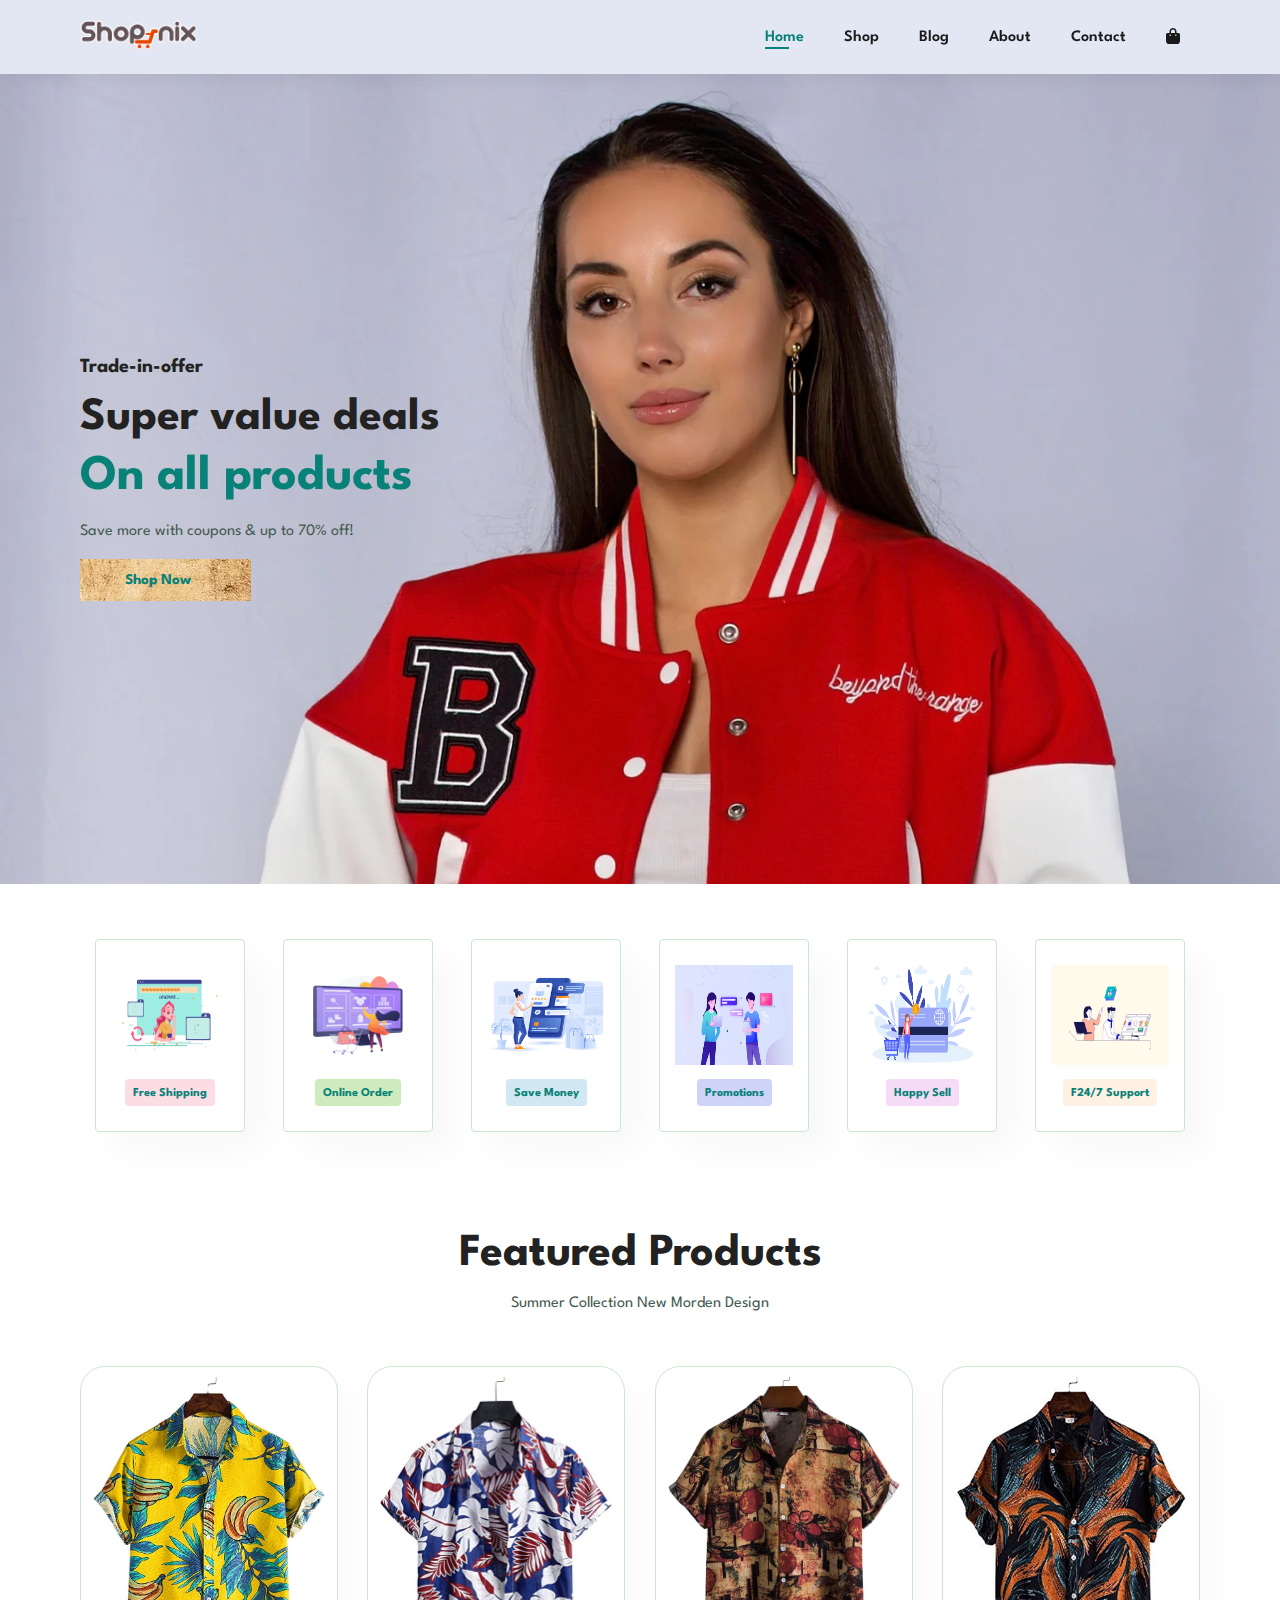
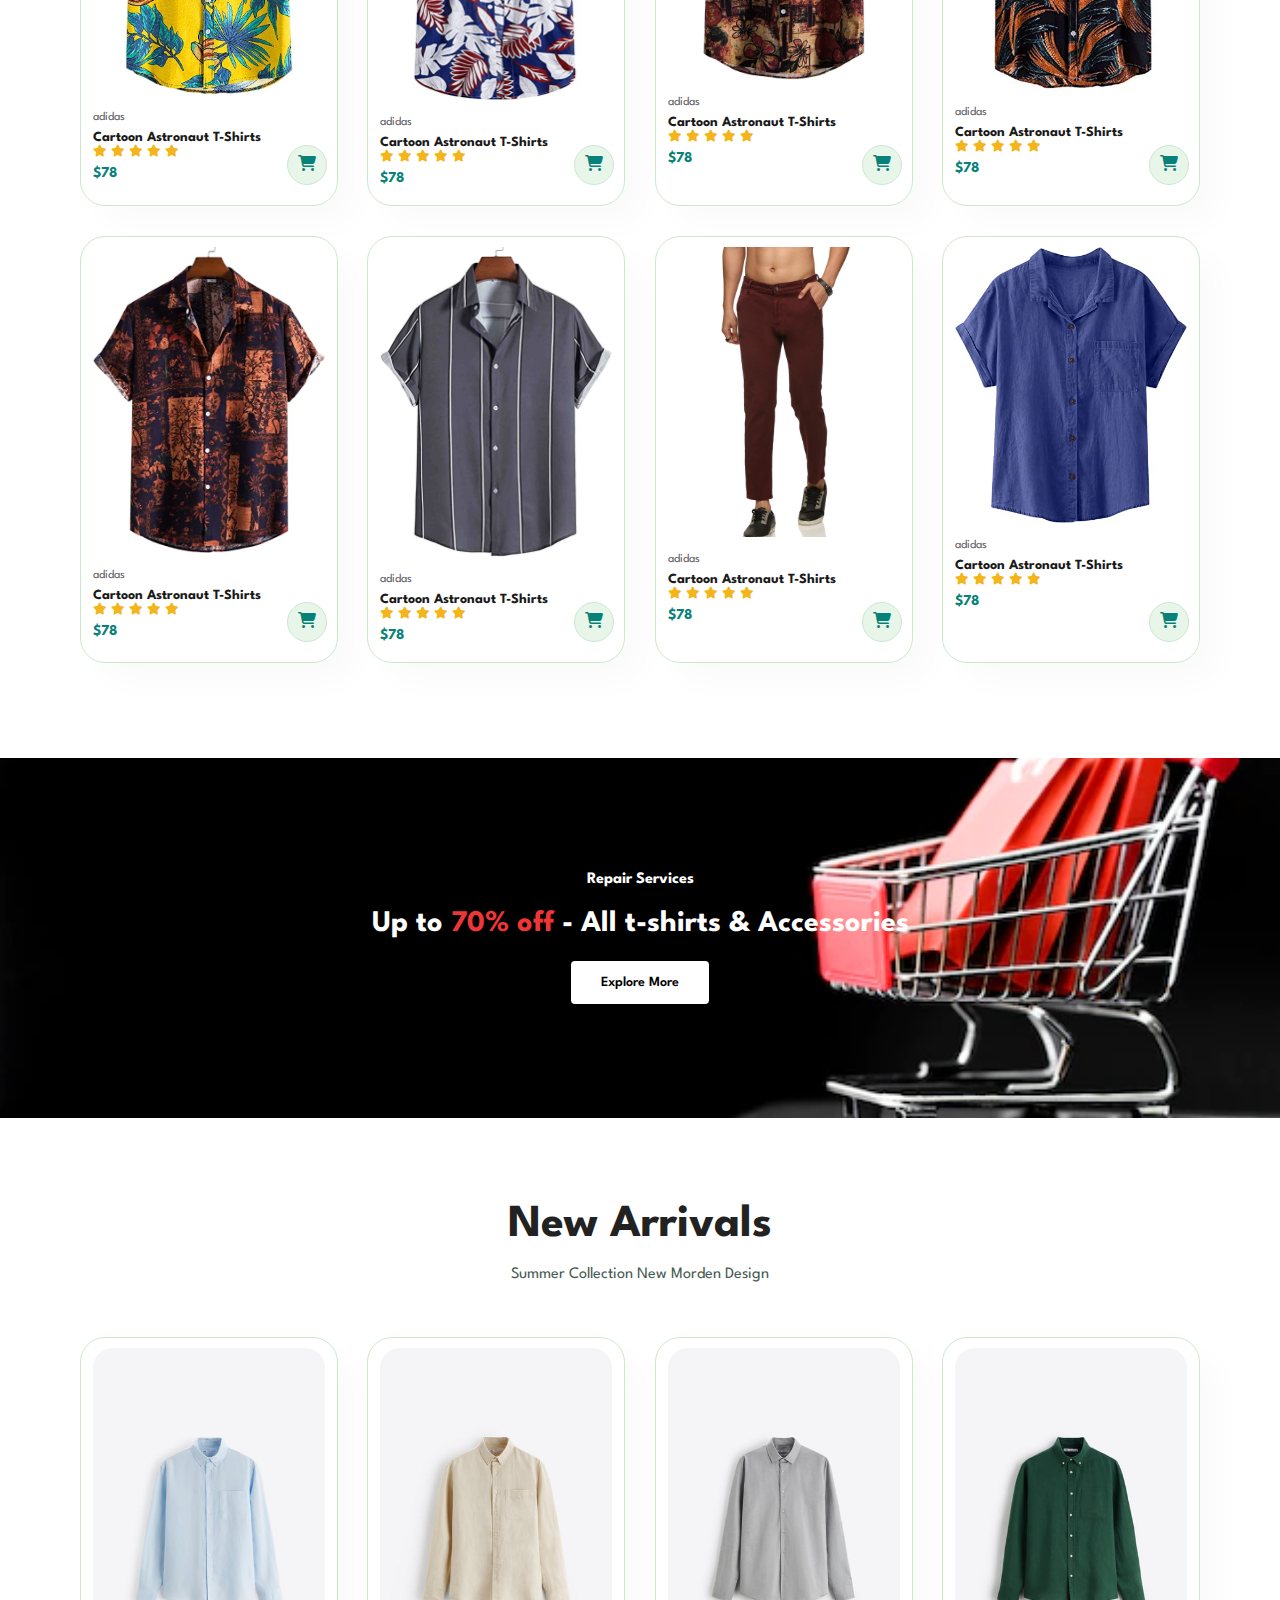
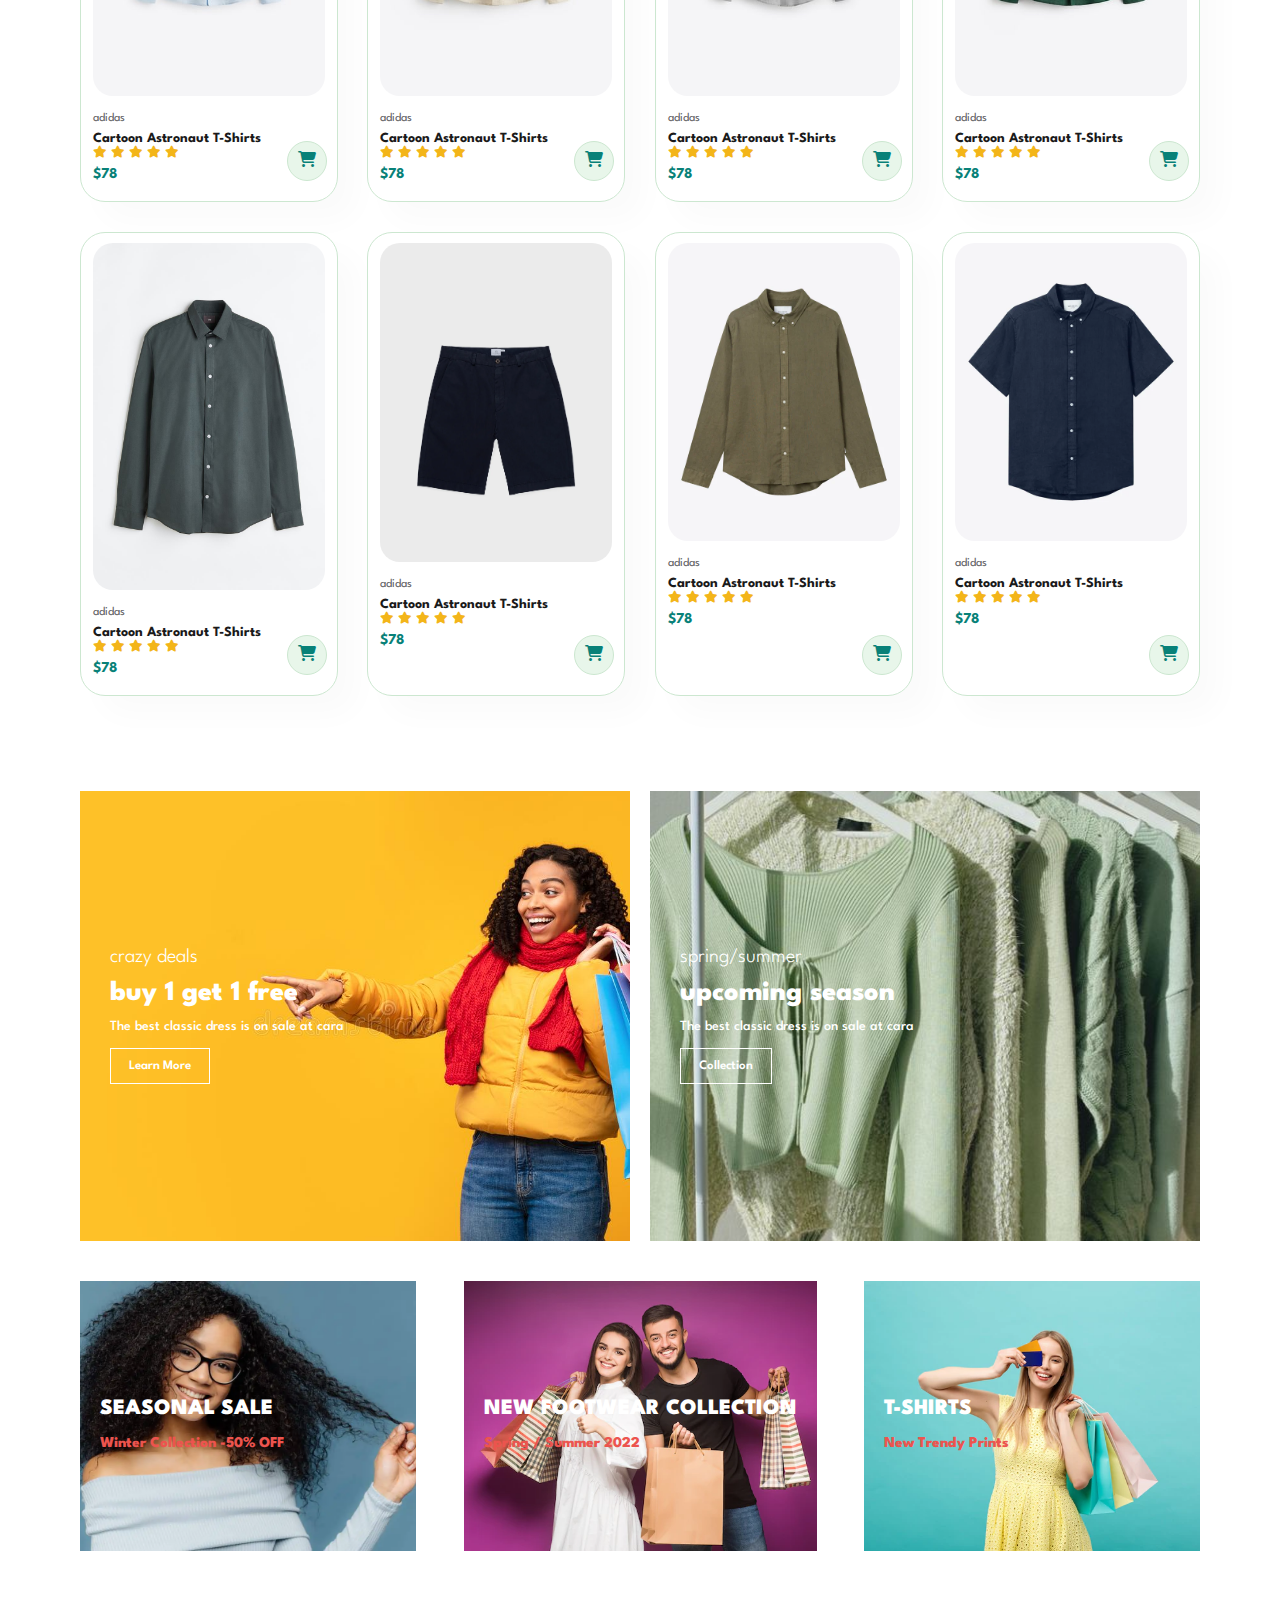
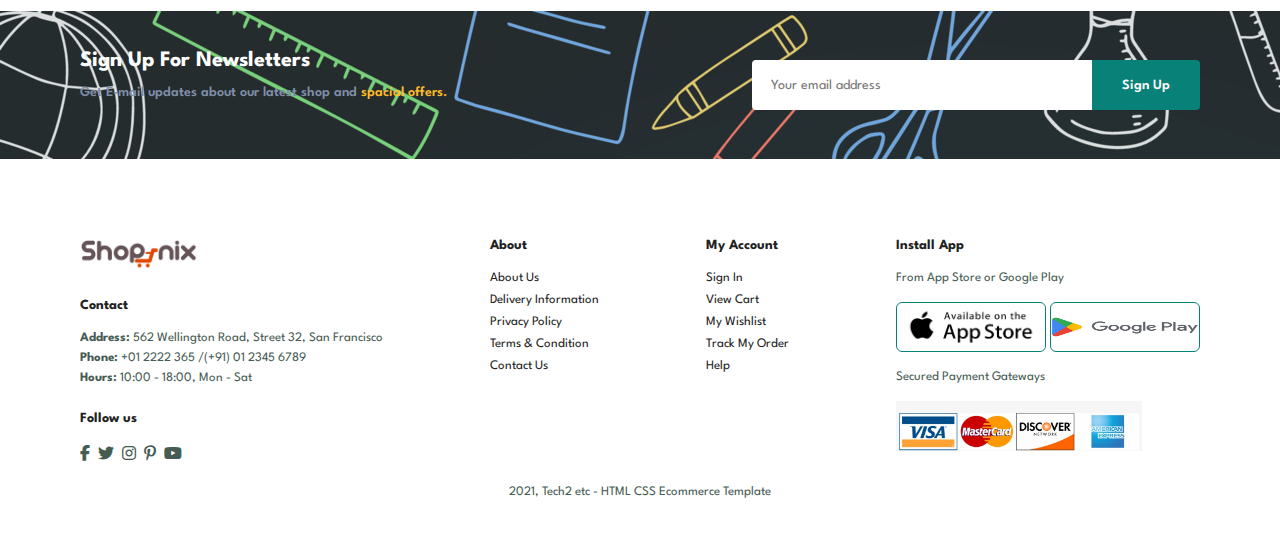
<file: index.html>
<!DOCTYPE html>
<html lang="en">
<head>
    <meta charset="UTF-8">
    <meta http-equiv="X-UA-Compatible" content="IE=edge">
    <meta name="viewport" content="width=device-width, initial-scale=1.0">
    <title>Online shopping website</title>
    <link rel="stylesheet" href="index.css">
    <link rel="stylesheet" href="https://cdnjs.cloudflare.com/ajax/libs/font-awesome/6.3.0/css/all.min.css">
</head>
<body>
    
    <section id="header">
        <a href="#"><img src="./images/loogo.png" class="logo" alt=""></a>

        <div>
            <ul id="navbar">
                <li><a class="active" href="index.html">Home</a></li>
                <li><a href="shop.html">Shop</a></li>
                <li><a href="blog.html">Blog</a></li>
                <li><a href="about.html">About</a></li>
                <li><a href="contact.html">Contact</a></li>
                <li id="lg-bag"><a href="cart.html"><i class="fas fa-shopping-bag"></i></a></li>
                <a href="#" id="close"><i class="fa fa-times"></i></a>
            </ul>
        </div>
        <div id="mobile">
            <a href="cart.html"><i class="fas fa-shopping-bag"></i></a>
            <i id="bar" class="fas fa-outdent"></i>
        </div>
    </section>

    <section id="hero">
        <h4>Trade-in-offer</h4>
        <h2>Super value deals</h2>
        <h1>On all products</h1>
        <p>Save more with coupons & up to 70% off! </p>
        <button>Shop Now</button>
    </section>

    <section id="feature" class="section-p1">
        <div class="fe-box">
            <img src="./images/f1.jpg" alt="">
            <h6>Free Shipping</h6>
        </div>
        <div class="fe-box">
            <img src="./images/f5.webp" alt="">
            <h6>Online Order</h6>
        </div>
        <div class="fe-box">
            <img src="./images/f2.png" alt="">
            <h6>Save Money</h6>
        </div>
        <div class="fe-box">
            <img src="./images/f3.png" alt="">
            <h6>Promotions</h6>
        </div>
        <div class="fe-box">
            <img src="./images/f4.png" alt="">
            <h6>Happy Sell</h6>
        </div>
        <div class="fe-box">
            <img src="./images/f6.png" alt="">
            <h6>F24/7 Support</h6>
        </div>
    </section>

    <section id="product1" class="section-p1">
        <h2>Featured Products</h2>
        <p>Summer Collection New Morden Design</p>
        <div class="pro-container">
            <div class="pro">
                <img src="./images/shirt1.jpg" alt="">
                <div class="des">
                    <span>adidas</span>
                    <h5>Cartoon Astronaut T-Shirts</h5>
                    <div class="star">
                        <i class="fas fa-star"></i>
                        <i class="fas fa-star"></i>
                        <i class="fas fa-star"></i>
                        <i class="fas fa-star"></i>
                        <i class="fas fa-star"></i>
                    </div>
                    <h4>$78</h4>
                </div>
                <a class="cart" href="#"><i class="fa fa-shopping-cart"></i></a>
            </div>
            <div class="pro">
                <img src="./images/shirt2.jpg" alt="">
                <div class="des">
                    <span>adidas</span>
                    <h5>Cartoon Astronaut T-Shirts</h5>
                    <div class="star">
                        <i class="fas fa-star"></i>
                        <i class="fas fa-star"></i>
                        <i class="fas fa-star"></i>
                        <i class="fas fa-star"></i>
                        <i class="fas fa-star"></i>
                    </div>
                    <h4>$78</h4>
                </div>
                <a class="cart" href="#"><i class="fa fa-shopping-cart"></i></a>
            </div>
            <div class="pro">
                <img src="./images/shirt3.jpg" alt="">
                <div class="des">
                    <span>adidas</span>
                    <h5>Cartoon Astronaut T-Shirts</h5>
                    <div class="star">
                        <i class="fas fa-star"></i>
                        <i class="fas fa-star"></i>
                        <i class="fas fa-star"></i>
                        <i class="fas fa-star"></i>
                        <i class="fas fa-star"></i>
                    </div>
                    <h4>$78</h4>
                </div>
                <a class="cart" href="#"><i class="fa fa-shopping-cart"></i></a>
            </div>
            <div class="pro">
                <img src="./images/shirt4.jpg" alt="">
                <div class="des">
                    <span>adidas</span>
                    <h5>Cartoon Astronaut T-Shirts</h5>
                    <div class="star">
                        <i class="fas fa-star"></i>
                        <i class="fas fa-star"></i>
                        <i class="fas fa-star"></i>
                        <i class="fas fa-star"></i>
                        <i class="fas fa-star"></i>
                    </div>
                    <h4>$78</h4>
                </div>
                <a class="cart" href="#"><i class="fa fa-shopping-cart"></i></a>
            </div>
            <div class="pro">
                <img src="./images/shirt5.jpg" alt="">
                <div class="des">
                    <span>adidas</span>
                    <h5>Cartoon Astronaut T-Shirts</h5>
                    <div class="star">
                        <i class="fas fa-star"></i>
                        <i class="fas fa-star"></i>
                        <i class="fas fa-star"></i>
                        <i class="fas fa-star"></i>
                        <i class="fas fa-star"></i>
                    </div>
                    <h4>$78</h4>
                </div>
                <a class="cart" href="#"><i class="fa fa-shopping-cart"></i></a>
            </div>
            <div class="pro">
                <img src="./images/shirt6.jpg" alt="">
                <div class="des">
                    <span>adidas</span>
                    <h5>Cartoon Astronaut T-Shirts</h5>
                    <div class="star">
                        <i class="fas fa-star"></i>
                        <i class="fas fa-star"></i>
                        <i class="fas fa-star"></i>
                        <i class="fas fa-star"></i>
                        <i class="fas fa-star"></i>
                    </div>
                    <h4>$78</h4>
                </div>
                <a class="cart" href="#"><i class="fa fa-shopping-cart"></i></a>
            </div>
            <div class="pro">
                <img src="./images/trouserr.webp" alt="">
                <div class="des">
                    <span>adidas</span>
                    <h5>Cartoon Astronaut T-Shirts</h5>
                    <div class="star">
                        <i class="fas fa-star"></i>
                        <i class="fas fa-star"></i>
                        <i class="fas fa-star"></i>
                        <i class="fas fa-star"></i>
                        <i class="fas fa-star"></i>
                    </div>
                    <h4>$78</h4>
                </div>
                <a class="cart" href="#"><i class="fa fa-shopping-cart"></i></a>
            </div>
            <div class="pro">
                <img src="./images/blouse.jpg" alt="">
                <div class="des">
                    <span>adidas</span>
                    <h5>Cartoon Astronaut T-Shirts</h5>
                    <div class="star">
                        <i class="fas fa-star"></i>
                        <i class="fas fa-star"></i>
                        <i class="fas fa-star"></i>
                        <i class="fas fa-star"></i>
                        <i class="fas fa-star"></i>
                    </div>
                    <h4>$78</h4>
                </div>
                <a class="cart" href="#"><i class="fa fa-shopping-cart"></i></a>
            </div>
        </div>
    </section>

    <section id="banner" class="section-m1">
        <h4>Repair Services</h4>
        <h2>Up to <span>70% off</span> - All t-shirts & Accessories</h2>
        <button class="normal">Explore More</button>
    </section>

    <section id="product1" class="section-p1">
        <h2>New Arrivals</h2>
        <p>Summer Collection New Morden Design</p>
        <div class="pro-container">
            <div class="pro">
                <img src="./images/new1.jpg" alt="">
                <div class="des">
                    <span>adidas</span>
                    <h5>Cartoon Astronaut T-Shirts</h5>
                    <div class="star">
                        <i class="fas fa-star"></i>
                        <i class="fas fa-star"></i>
                        <i class="fas fa-star"></i>
                        <i class="fas fa-star"></i>
                        <i class="fas fa-star"></i>
                    </div>
                    <h4>$78</h4>
                </div>
                <a class="cart" href="#"><i class="fa fa-shopping-cart"></i></a>
            </div>
            <div class="pro">
                <img src="./images/new2.jpg" alt="">
                <div class="des">
                    <span>adidas</span>
                    <h5>Cartoon Astronaut T-Shirts</h5>
                    <div class="star">
                        <i class="fas fa-star"></i>
                        <i class="fas fa-star"></i>
                        <i class="fas fa-star"></i>
                        <i class="fas fa-star"></i>
                        <i class="fas fa-star"></i>
                    </div>
                    <h4>$78</h4>
                </div>
                <a class="cart" href="#"><i class="fa fa-shopping-cart"></i></a>
            </div>
            <div class="pro">
                <img src="./images/new3.jpg" alt="">
                <div class="des">
                    <span>adidas</span>
                    <h5>Cartoon Astronaut T-Shirts</h5>
                    <div class="star">
                        <i class="fas fa-star"></i>
                        <i class="fas fa-star"></i>
                        <i class="fas fa-star"></i>
                        <i class="fas fa-star"></i>
                        <i class="fas fa-star"></i>
                    </div>
                    <h4>$78</h4>
                </div>
                <a class="cart" href="#"><i class="fa fa-shopping-cart"></i></a>
            </div>
            <div class="pro">
                <img src="./images/new4.jpg" alt="">
                <div class="des">
                    <span>adidas</span>
                    <h5>Cartoon Astronaut T-Shirts</h5>
                    <div class="star">
                        <i class="fas fa-star"></i>
                        <i class="fas fa-star"></i>
                        <i class="fas fa-star"></i>
                        <i class="fas fa-star"></i>
                        <i class="fas fa-star"></i>
                    </div>
                    <h4>$78</h4>
                </div>
                <a class="cart" href="#"><i class="fa fa-shopping-cart"></i></a>
            </div>
            <div class="pro">
                <img src="./images/new5.jpeg" alt="">
                <div class="des">
                    <span>adidas</span>
                    <h5>Cartoon Astronaut T-Shirts</h5>
                    <div class="star">
                        <i class="fas fa-star"></i>
                        <i class="fas fa-star"></i>
                        <i class="fas fa-star"></i>
                        <i class="fas fa-star"></i>
                        <i class="fas fa-star"></i>
                    </div>
                    <h4>$78</h4>
                </div>
                <a class="cart" href="#"><i class="fa fa-shopping-cart"></i></a>
            </div>
            <div class="pro">
                <img src="./images/shoot.webp" alt="">
                <div class="des">
                    <span>adidas</span>
                    <h5>Cartoon Astronaut T-Shirts</h5>
                    <div class="star">
                        <i class="fas fa-star"></i>
                        <i class="fas fa-star"></i>
                        <i class="fas fa-star"></i>
                        <i class="fas fa-star"></i>
                        <i class="fas fa-star"></i>
                    </div>
                    <h4>$78</h4>
                </div>
                <a class="cart" href="#"><i class="fa fa-shopping-cart"></i></a>
            </div>
            <div class="pro">
                <img src="./images/new6.webp" alt="">
                <div class="des">
                    <span>adidas</span>
                    <h5>Cartoon Astronaut T-Shirts</h5>
                    <div class="star">
                        <i class="fas fa-star"></i>
                        <i class="fas fa-star"></i>
                        <i class="fas fa-star"></i>
                        <i class="fas fa-star"></i>
                        <i class="fas fa-star"></i>
                    </div>
                    <h4>$78</h4>
                </div>
                <a class="cart" href="#"><i class="fa fa-shopping-cart"></i></a>
            </div>
            <div class="pro">
                <img src="./images/new7.webp" alt="">
                <div class="des">
                    <span>adidas</span>
                    <h5>Cartoon Astronaut T-Shirts</h5>
                    <div class="star">
                        <i class="fas fa-star"></i>
                        <i class="fas fa-star"></i>
                        <i class="fas fa-star"></i>
                        <i class="fas fa-star"></i>
                        <i class="fas fa-star"></i>
                    </div>
                    <h4>$78</h4>
                </div>
                <a class="cart" href="#"><i class="fa fa-shopping-cart"></i></a>
            </div>
        </div>
    </section>

    <section id="sm-banner" class="section-p1">
        <div class="banner-box">
            <h4>crazy deals</h4>
            <h2>buy 1 get 1 free</h2>
            <span>The best classic dress is on sale at cara</span>
            <button class="white">Learn More</button>
        </div>
        <div class="banner-box banner-box2">
            <h4>spring/summer</h4>
            <h2>upcoming season</h2>
            <span>The best classic dress is on sale at cara</span>
            <button class="white">Collection</button>
        </div>
    </section>

    <section id="banner3">
        <div class="banner-box">
            <h2>SEASONAL SALE</h2>
            <h3>Winter Collection -50% OFF</h3>
        </div>
        <div class="banner-box banner-box2">
            <h2>NEW FOOTWEAR COLLECTION</h2>
            <h3>Spring / Summer 2022</h3>
        </div>
        <div class="banner-box banner-box3">
            <h2>T-SHIRTS</h2>
            <h3>New Trendy Prints</h3>
        </div>
    </section>

    <section id="newsletter" class="section-p1 section-m1">
       <div class="newstext">
        <h4>Sign Up For Newsletters</h4>
        <p>Get E-mail updates about our latest shop and <span>spacial offers.</span></p>
       </div> 
       <div class="form">
        <input type="text" placeholder="Your email address">
        <button class="normal">Sign Up</button>
       </div>
    </section>

    <footer class="section-p1">
        <div class="col">
            <img src="./images/loogo.png" class="logoo" alt="">
            <h4>Contact</h4>
            <p><strong>Address:</strong> 562 Wellington Road, Street 32, San Francisco</p>
            <p><strong>Phone:</strong> +01 2222 365 /(+91) 01 2345 6789</p>
            <p><strong>Hours:</strong> 10:00 - 18:00, Mon - Sat</p>
            <div class="follow">
                <h4>Follow us</h4>
                <div class="icon">
                    <i class="fab fa-facebook-f"></i>
                    <i class="fab fa-twitter"></i>
                    <i class="fab fa-instagram"></i>
                    <i class="fab fa-pinterest-p"></i>
                    <i class="fab fa-youtube"></i>
                </div>
            </div>
        </div>

        <div class="col">
            <h4>About</h4>
            <a href="#">About Us</a>
            <a href="#">Delivery Information</a>
            <a href="#">Privacy Policy</a>
            <a href="#">Terms & Condition</a>
            <a href="#">Contact Us</a>
        </div>

        <div class="col">
            <h4>My Account</h4>
            <a href="#">Sign In</a>
            <a href="#">View Cart</a>
            <a href="#">My Wishlist</a>
            <a href="#">Track My Order</a>
            <a href="#">Help</a>
        </div>

        <div class="col install">
            <h4>Install App</h4>
            <p>From App Store or Google Play</p>
            <div class="row">
                <img class="imgg" src="./images/appstore.png" alt="">
                <img class="imgg" src="./images/google.png" alt="">
            </div>
            <p>Secured Payment Gateways</p>
            <img class="pay" src="./images/payment.jpeg" alt="">
        </div>

        <div class="copyright">
            <p>2021, Tech2 etc - HTML CSS Ecommerce Template</p>
        </div>
    </footer>

    <script src="index.js"></script>
</body>
</html>
</file>
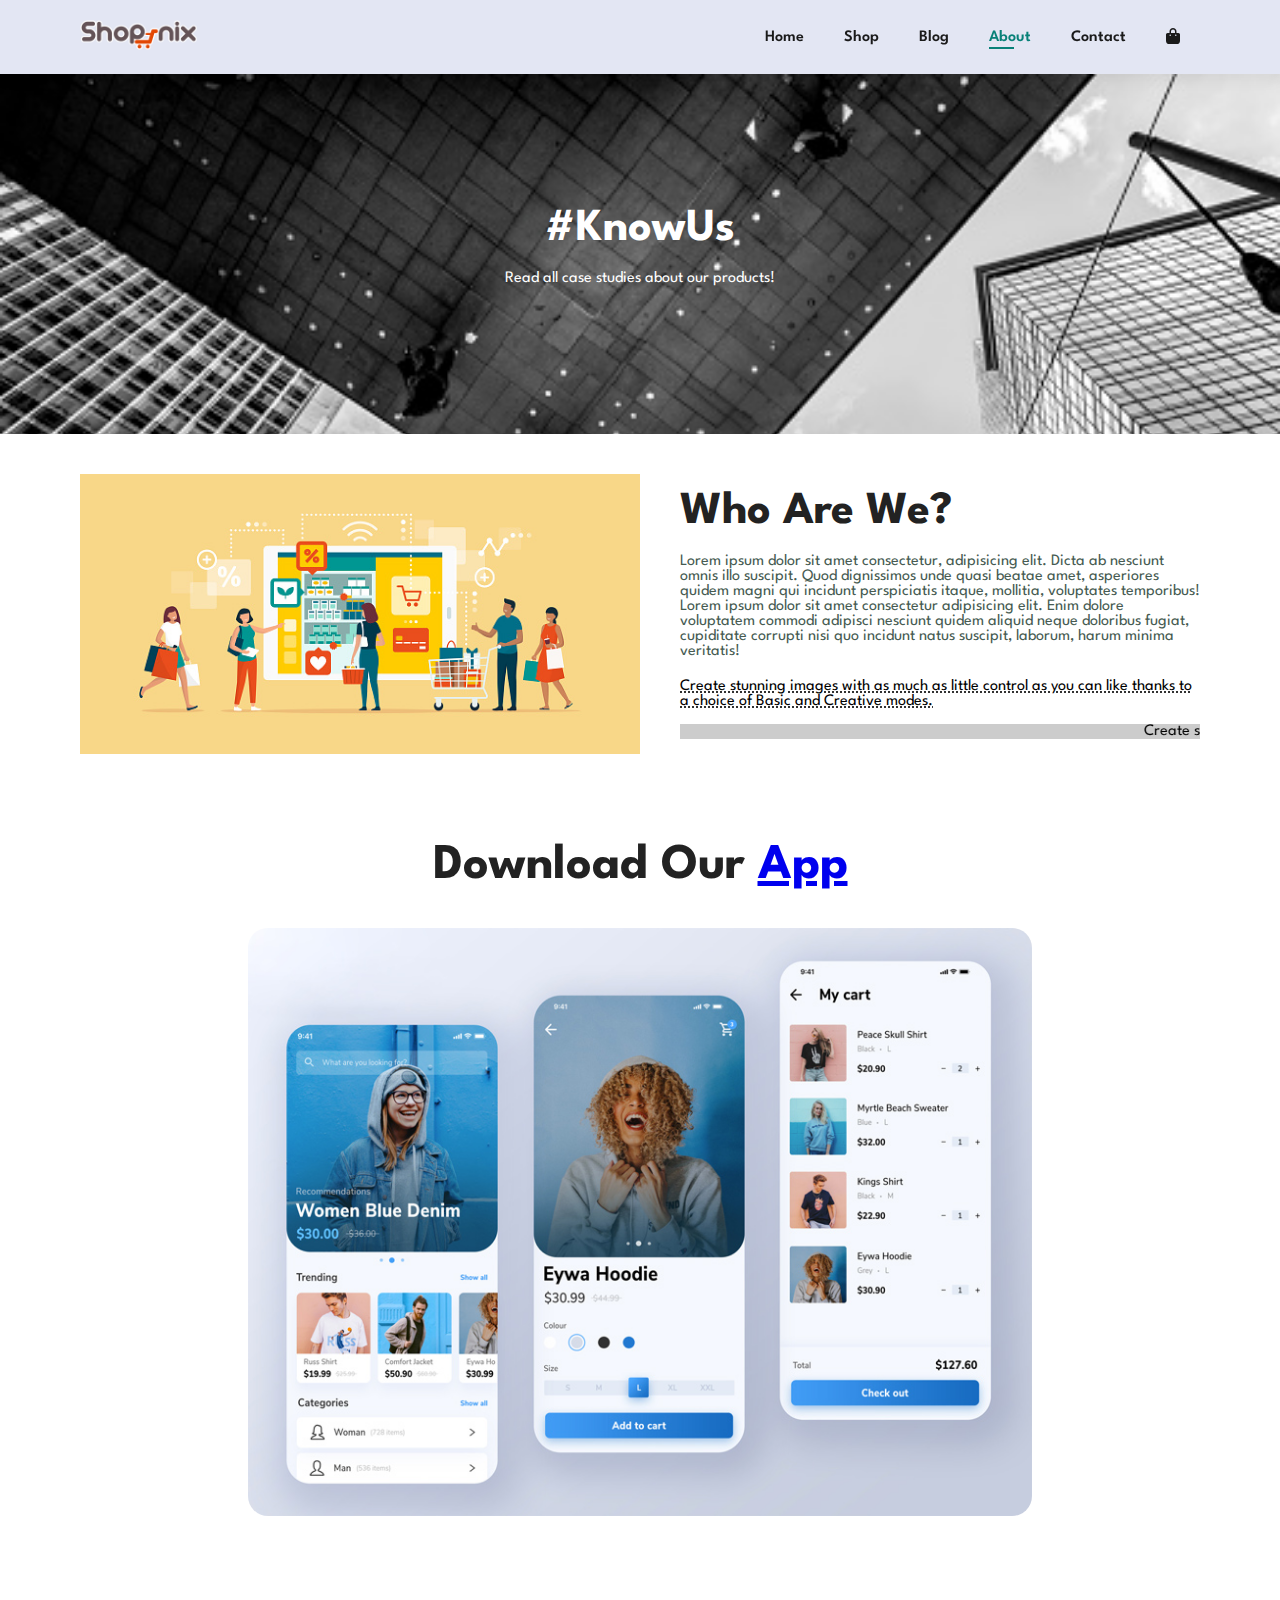
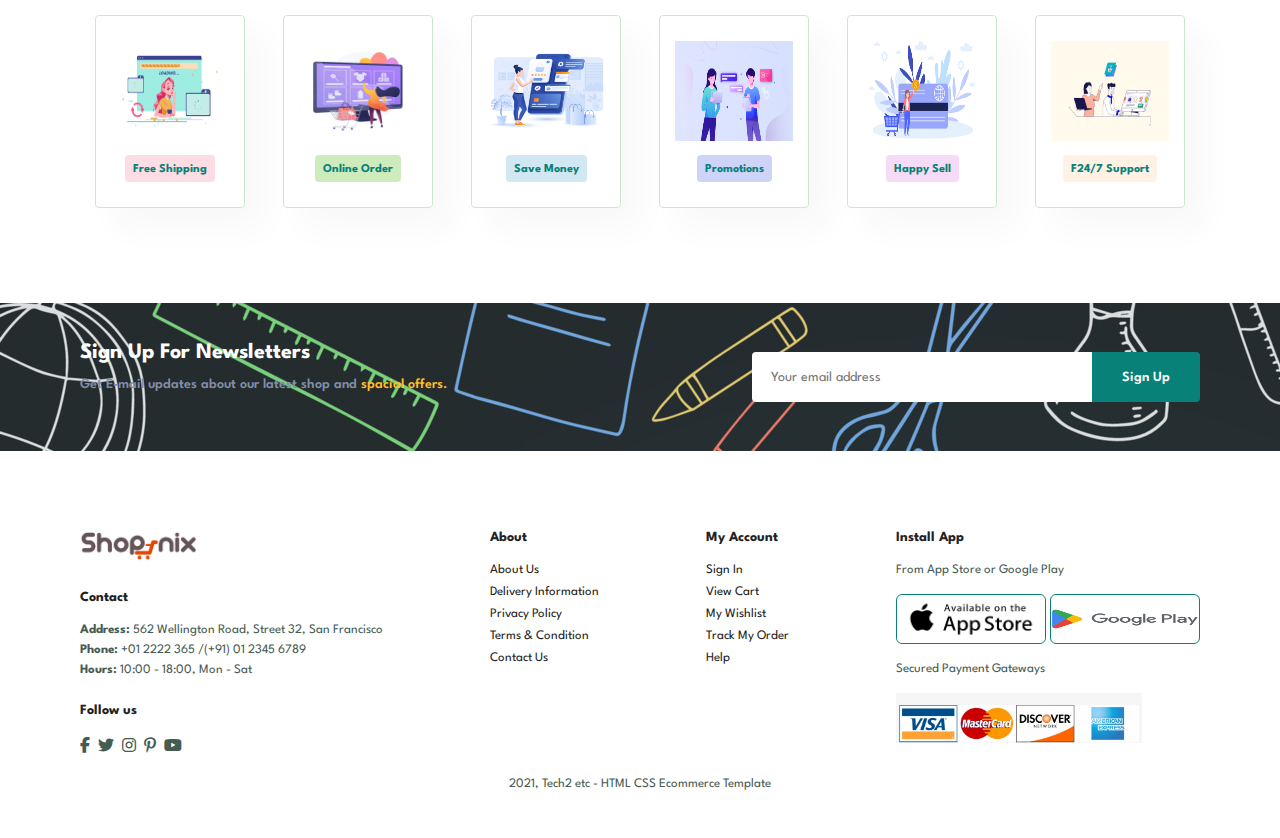
<file: about.html>
<!DOCTYPE html>
<html lang="en">
<head>
    <meta charset="UTF-8">
    <meta http-equiv="X-UA-Compatible" content="IE=edge">
    <meta name="viewport" content="width=device-width, initial-scale=1.0">
    <title>Online shopping website</title>
    <link rel="stylesheet" href="index.css">
    <link rel="stylesheet" href="https://cdnjs.cloudflare.com/ajax/libs/font-awesome/6.3.0/css/all.min.css">
</head>
<body>
    
    <section id="header">
        <a href="#"><img src="./images/loogo.png" class="logo" alt=""></a>

        <div>
            <ul id="navbar">
                <li><a href="index.html">Home</a></li>
                <li><a href="shop.html">Shop</a></li>
                <li><a href="blog.html">Blog</a></li>
                <li><a class="active" href="about.html">About</a></li>
                <li><a href="contact.html">Contact</a></li>
                <li id="lg-bag"><a href="cart.html"><i class="fas fa-shopping-bag"></i></a></li>
                <a href="#" id="close"><i class="fa fa-times"></i></a>
            </ul>
        </div>
        <div id="mobile">
            <a href="cart.html"><i class="fas fa-shopping-bag"></i></a>
            <i id="bar" class="fas fa-outdent"></i>
        </div>
    </section>

    <section id="page-header" class="about-header">
        <h2>#KnowUs</h2>
        <p>Read all case studies about our products! </p>
    </section>

    <section id="about-head" class="section-p1">
        <img src="./images/aboutusimage.jpg" alt="">
        <div>
            <h2>Who Are We?</h2>
            <p>Lorem ipsum dolor sit amet consectetur, adipisicing elit. Dicta ab nesciunt omnis illo suscipit. Quod dignissimos unde quasi beatae amet, asperiores quidem magni qui incidunt perspiciatis itaque, mollitia, voluptates temporibus! Lorem ipsum dolor sit amet consectetur adipisicing elit. Enim dolore voluptatem commodi adipisci nesciunt quidem aliquid neque doloribus fugiat, cupiditate corrupti nisi quo incidunt natus suscipit, laborum, harum minima veritatis!</p>

            <abbr title="">Create stunning images with as much as little control as you can like thanks to a choice of Basic and Creative modes.</abbr>

            <br><br>

            <marquee bgcolor="#ccc" loop="-1" scrollamount="5" width="100%">Create stunning images with as much as little control as you can like thanks to a choice of Basic and Creative modes.</marquee>
        </div>
    </section>

    <section id="about-app" class="section-p1">
        <h1>Download Our <a href="#">App</a></h1>
        <div class="appimage">
            <img src="./images/appimage.jpg" alt="">
        </div>
    </section>

    <section id="feature" class="section-p1">
        <div class="fe-box">
            <img src="./images/f1.jpg" alt="">
            <h6>Free Shipping</h6>
        </div>
        <div class="fe-box">
            <img src="./images/f5.webp" alt="">
            <h6>Online Order</h6>
        </div>
        <div class="fe-box">
            <img src="./images/f2.png" alt="">
            <h6>Save Money</h6>
        </div>
        <div class="fe-box">
            <img src="./images/f3.png" alt="">
            <h6>Promotions</h6>
        </div>
        <div class="fe-box">
            <img src="./images/f4.png" alt="">
            <h6>Happy Sell</h6>
        </div>
        <div class="fe-box">
            <img src="./images/f6.png" alt="">
            <h6>F24/7 Support</h6>
        </div>
    </section>

    <section id="newsletter" class="section-p1 section-m1">
        <div class="newstext">
         <h4>Sign Up For Newsletters</h4>
         <p>Get E-mail updates about our latest shop and <span>spacial offers.</span></p>
        </div> 
        <div class="form">
         <input type="text" placeholder="Your email address">
         <button class="normal">Sign Up</button>
        </div>
     </section>

    <footer class="section-p1">
        <div class="col">
            <img src="./images/loogo.png" class="logoo" alt="">
            <h4>Contact</h4>
            <p><strong>Address:</strong> 562 Wellington Road, Street 32, San Francisco</p>
            <p><strong>Phone:</strong> +01 2222 365 /(+91) 01 2345 6789</p>
            <p><strong>Hours:</strong> 10:00 - 18:00, Mon - Sat</p>
            <div class="follow">
                <h4>Follow us</h4>
                <div class="icon">
                    <i class="fab fa-facebook-f"></i>
                    <i class="fab fa-twitter"></i>
                    <i class="fab fa-instagram"></i>
                    <i class="fab fa-pinterest-p"></i>
                    <i class="fab fa-youtube"></i>
                </div>
            </div>
        </div>

        <div class="col">
            <h4>About</h4>
            <a href="#">About Us</a>
            <a href="#">Delivery Information</a>
            <a href="#">Privacy Policy</a>
            <a href="#">Terms & Condition</a>
            <a href="#">Contact Us</a>
        </div>

        <div class="col">
            <h4>My Account</h4>
            <a href="#">Sign In</a>
            <a href="#">View Cart</a>
            <a href="#">My Wishlist</a>
            <a href="#">Track My Order</a>
            <a href="#">Help</a>
        </div>

        <div class="col install">
            <h4>Install App</h4>
            <p>From App Store or Google Play</p>
            <div class="row">
                <img class="imgg" src="./images/appstore.png" alt="">
                <img class="imgg" src="./images/google.png" alt="">
            </div>
            <p>Secured Payment Gateways</p>
            <img class="pay" src="./images/payment.jpeg" alt="">
        </div>

        <div class="copyright">
            <p>2021, Tech2 etc - HTML CSS Ecommerce Template</p>
        </div>
    </footer>

    <script src="index.js"></script>
</body>
</html>
</file>
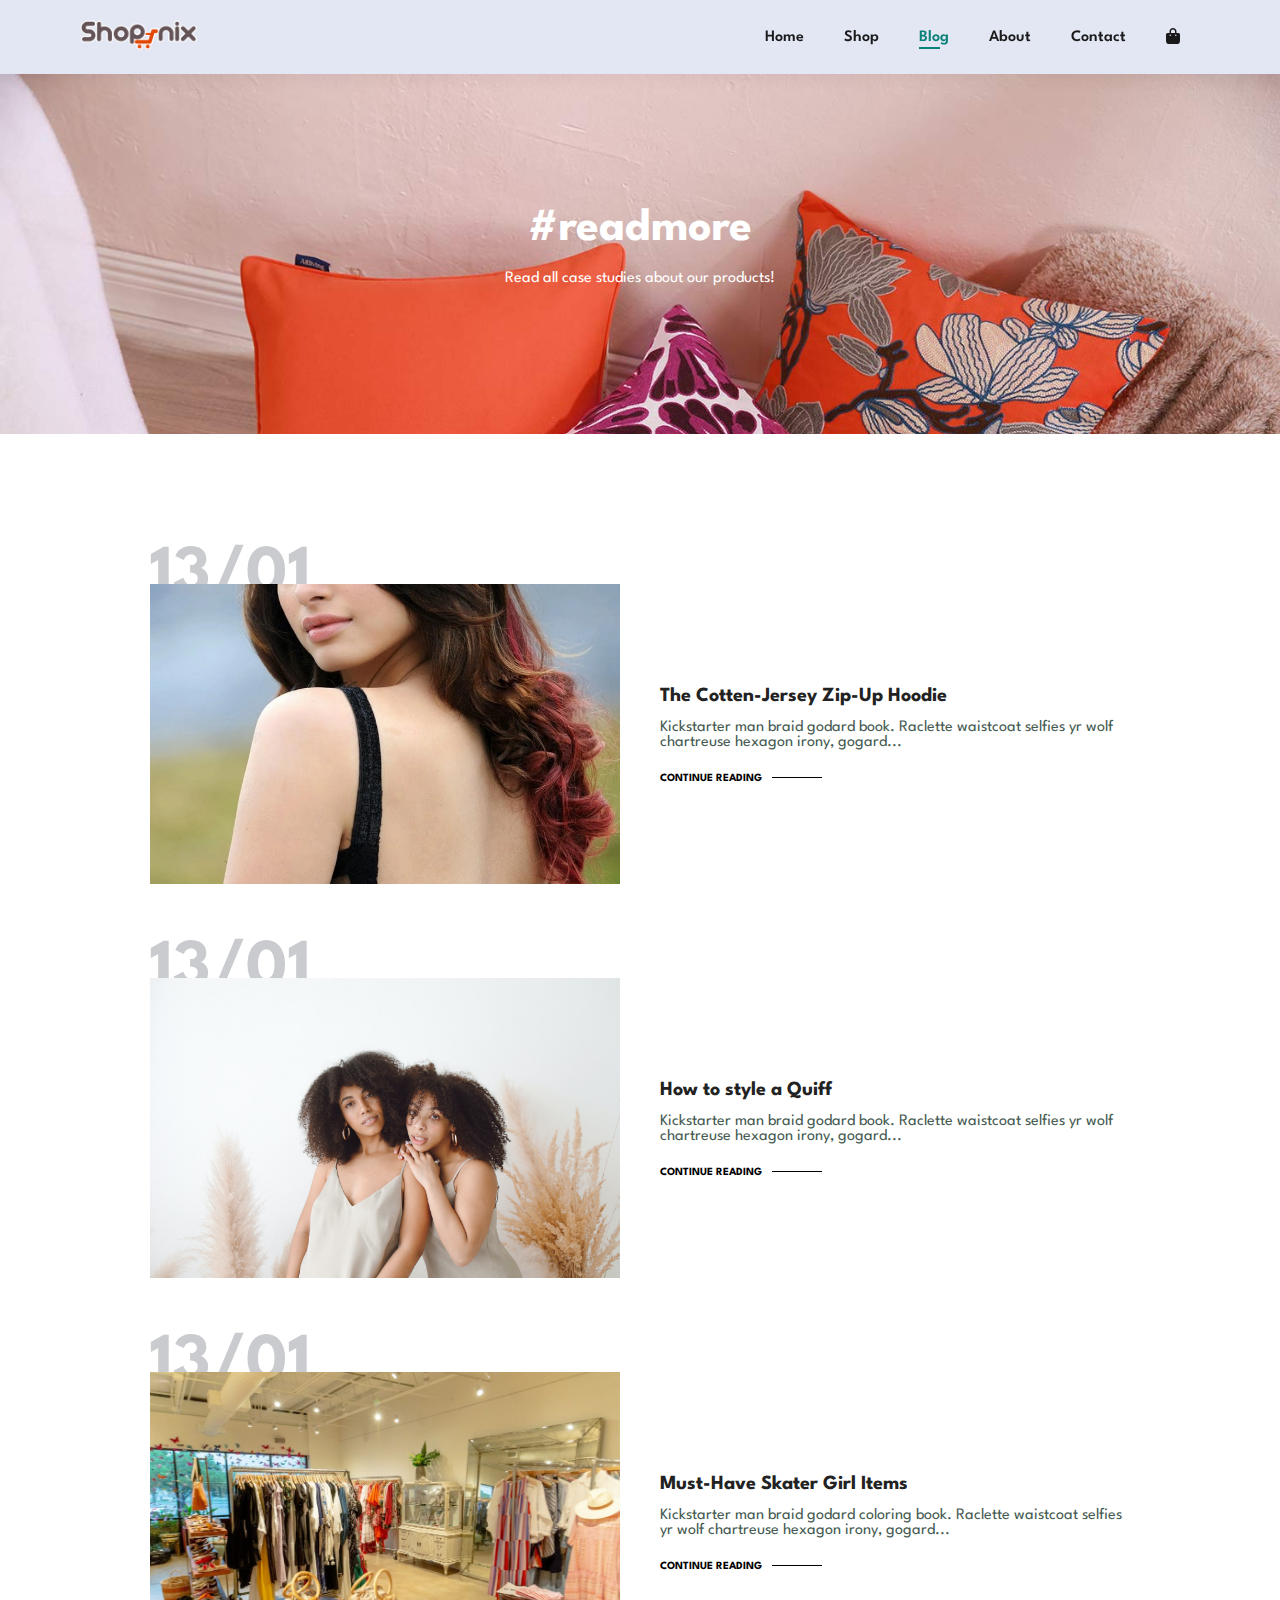
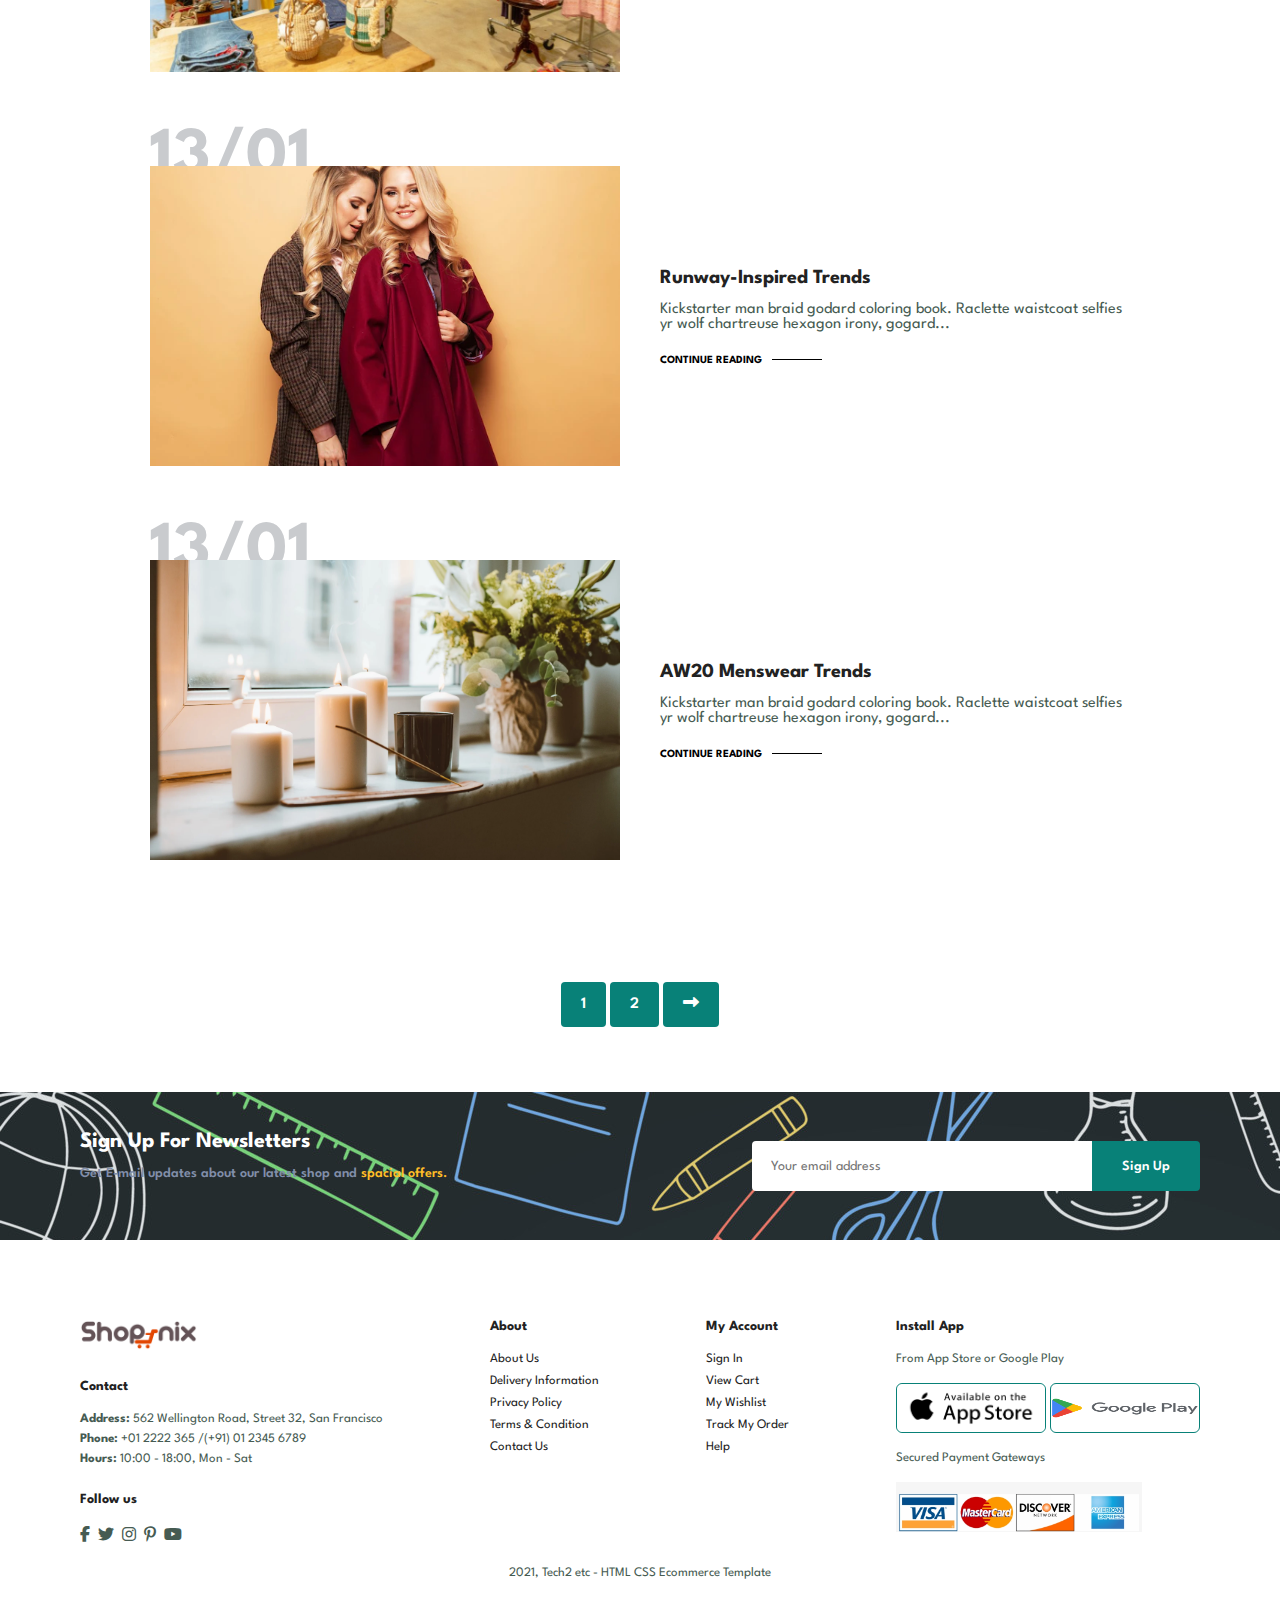
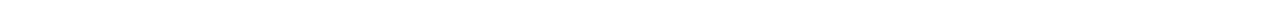
<file: blog.html>
<!DOCTYPE html>
<html lang="en">
<head>
    <meta charset="UTF-8">
    <meta http-equiv="X-UA-Compatible" content="IE=edge">
    <meta name="viewport" content="width=device-width, initial-scale=1.0">
    <title>Online shopping website</title>
    <link rel="stylesheet" href="index.css">
    <link rel="stylesheet" href="https://cdnjs.cloudflare.com/ajax/libs/font-awesome/6.3.0/css/all.min.css">
</head>
<body>
    
    <section id="header">
        <a href="#"><img src="./images/loogo.png" class="logo" alt=""></a>

        <div>
            <ul id="navbar">
                <li><a href="index.html">Home</a></li>
                <li><a href="shop.html">Shop</a></li>
                <li><a class="active" href="blog.html">Blog</a></li>
                <li><a href="about.html">About</a></li>
                <li><a href="contact.html">Contact</a></li>
                <li id="lg-bag"><a href="cart.html"><i class="fas fa-shopping-bag"></i></a></li>
                <a href="#" id="close"><i class="fa fa-times"></i></a>
            </ul>
        </div>
        <div id="mobile">
            <a href="cart.html"><i class="fas fa-shopping-bag"></i></a>
            <i id="bar" class="fas fa-outdent"></i>
        </div>
    </section>

    <section id="page-header" class="blog-header">
        <h2>#readmore</h2>
        <p>Read all case studies about our products! </p>
    </section>

    <section id="blog">
        <div class="blog-box">
            <div class="blog-img">
                <img src="./images/blog1.webp" alt="">
            </div>
            <div class="blog-details">
                <h4>The Cotten-Jersey Zip-Up Hoodie</h4>
                <p>Kickstarter man braid godard book. Raclette waistcoat selfies yr wolf chartreuse hexagon irony, gogard...</p>
                <a href="#">CONTINUE READING</a>
            </div>
            <H1>13/01</H1>
        </div>
        <div class="blog-box">
            <div class="blog-img">
                <img src="./images/blog2.jpg" alt="">
            </div>
            <div class="blog-details">
                <h4>How to style a Quiff</h4>
                <p>Kickstarter man braid godard book. Raclette waistcoat selfies yr wolf chartreuse hexagon irony, gogard...</p>
                <a href="#">CONTINUE READING</a>
            </div>
            <H1>13/01</H1>
        </div>
        <div class="blog-box">
            <div class="blog-img">
                <img src="./images/blog3.jpg" alt="">
            </div>
            <div class="blog-details">
                <h4>Must-Have Skater Girl Items</h4>
                <p>Kickstarter man braid godard coloring book. Raclette waistcoat selfies yr wolf chartreuse hexagon irony, gogard...</p>
                <a href="#">CONTINUE READING</a>
            </div>
            <H1>13/01</H1>
        </div>
        <div class="blog-box">
            <div class="blog-img">
                <img src="./images/blog4.webp" alt="">
            </div>
            <div class="blog-details">
                <h4>Runway-Inspired Trends</h4>
                <p>Kickstarter man braid godard coloring book. Raclette waistcoat selfies yr wolf chartreuse hexagon irony, gogard...</p>
                <a href="#">CONTINUE READING</a>
            </div>
            <H1>13/01</H1>
        </div>
        <div class="blog-box">
            <div class="blog-img">
                <img src="./images/blog5.webp" alt="">
            </div>
            <div class="blog-details">
                <h4>AW20 Menswear Trends</h4>
                <p>Kickstarter man braid godard coloring book. Raclette waistcoat selfies yr wolf chartreuse hexagon irony, gogard...</p>
                <a href="#">CONTINUE READING</a>
            </div>
            <H1>13/01</H1>
        </div>
    </section>

    <section id="pagination" class="section-p1">
        <a href="#">1</a>
        <a href="#">2</a>
        <a href="#"><i class="fa fa-long-arrow-alt-right"></i></a>
    </section>

    <section id="newsletter" class="section-p1 section-m1">
       <div class="newstext">
        <h4>Sign Up For Newsletters</h4>
        <p>Get E-mail updates about our latest shop and <span>spacial offers.</span></p>
       </div> 
       <div class="form">
        <input type="text" placeholder="Your email address">
        <button class="normal">Sign Up</button>
       </div>
    </section>

    <footer class="section-p1">
        <div class="col">
            <img src="./images/loogo.png" class="logoo" alt="">
            <h4>Contact</h4>
            <p><strong>Address:</strong> 562 Wellington Road, Street 32, San Francisco</p>
            <p><strong>Phone:</strong> +01 2222 365 /(+91) 01 2345 6789</p>
            <p><strong>Hours:</strong> 10:00 - 18:00, Mon - Sat</p>
            <div class="follow">
                <h4>Follow us</h4>
                <div class="icon">
                    <i class="fab fa-facebook-f"></i>
                    <i class="fab fa-twitter"></i>
                    <i class="fab fa-instagram"></i>
                    <i class="fab fa-pinterest-p"></i>
                    <i class="fab fa-youtube"></i>
                </div>
            </div>
        </div>

        <div class="col">
            <h4>About</h4>
            <a href="#">About Us</a>
            <a href="#">Delivery Information</a>
            <a href="#">Privacy Policy</a>
            <a href="#">Terms & Condition</a>
            <a href="#">Contact Us</a>
        </div>

        <div class="col">
            <h4>My Account</h4>
            <a href="#">Sign In</a>
            <a href="#">View Cart</a>
            <a href="#">My Wishlist</a>
            <a href="#">Track My Order</a>
            <a href="#">Help</a>
        </div>

        <div class="col install">
            <h4>Install App</h4>
            <p>From App Store or Google Play</p>
            <div class="row">
                <img class="imgg" src="./images/appstore.png" alt="">
                <img class="imgg" src="./images/google.png" alt="">
            </div>
            <p>Secured Payment Gateways</p>
            <img class="pay" src="./images/payment.jpeg" alt="">
        </div>

        <div class="copyright">
            <p>2021, Tech2 etc - HTML CSS Ecommerce Template</p>
        </div>
    </footer>

    <script src="index.js"></script>
</body>
</html>
</file>
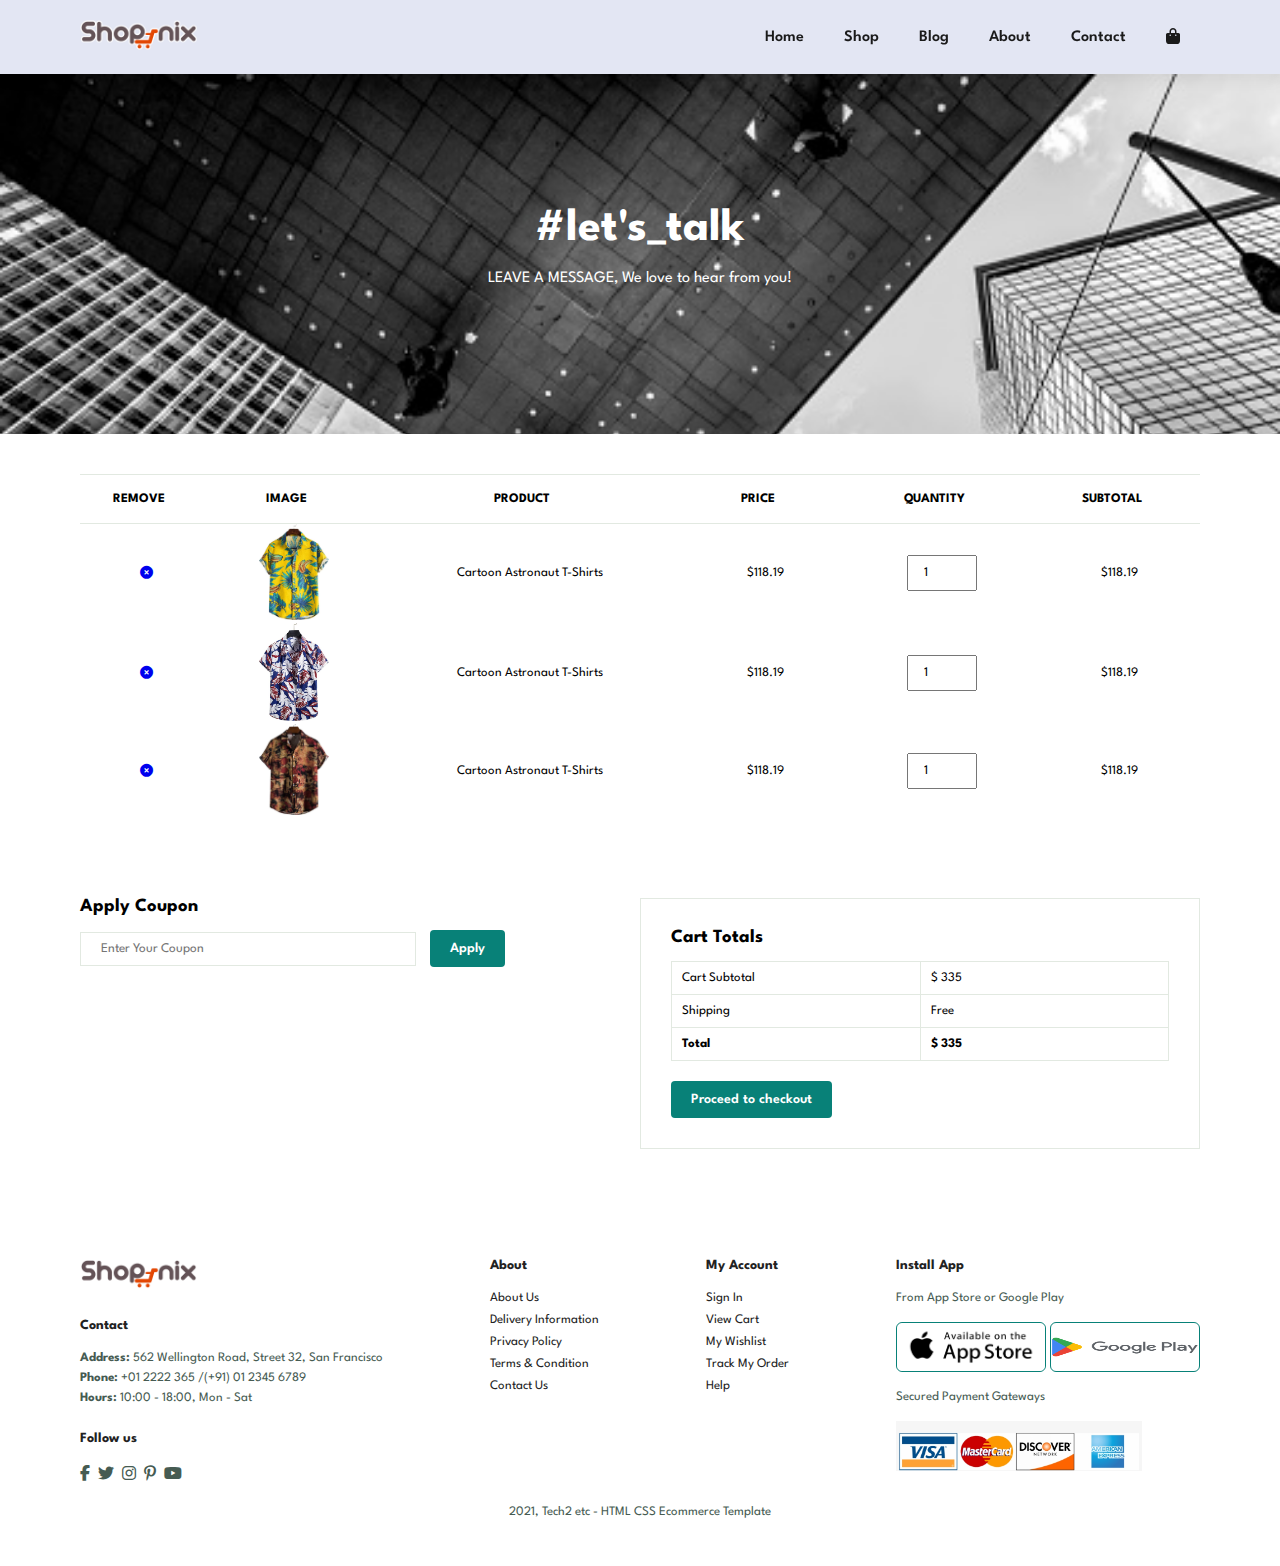
<file: cart.html>
<!DOCTYPE html>
<html lang="en">
<head>
    <meta charset="UTF-8">
    <meta http-equiv="X-UA-Compatible" content="IE=edge">
    <meta name="viewport" content="width=device-width, initial-scale=1.0">
    <title>Online shopping website</title>
    <link rel="stylesheet" href="index.css">
    <link rel="stylesheet" href="https://cdnjs.cloudflare.com/ajax/libs/font-awesome/6.3.0/css/all.min.css">
</head>
<body>
    
    <section id="header">
        <a href="#"><img src="./images/loogo.png" class="logo" alt=""></a>

        <div>
            <ul id="navbar">
                <li><a href="index.html">Home</a></li>
                <li><a href="shop.html">Shop</a></li>
                <li><a href="blog.html">Blog</a></li>
                <li><a href="about.html">About</a></li>
                <li><a href="contact.html">Contact</a></li>
                <li class="active"  id="lg-bag"><a href="cart.html"><i class="fas fa-shopping-bag"></i></a></li>
                <a href="#" id="close"><i class="fa fa-times"></i></a>
            </ul>
        </div>
        <div id="mobile">
            <a href="cart.html"><i class="fas fa-shopping-bag"></i></a>
            <i id="bar" class="fas fa-outdent"></i>
        </div>
    </section>

    <section id="page-header" class="about-header">
        <h2>#let's_talk</h2>
        <p>LEAVE A MESSAGE, We love to hear from you! </p>
    </section>

    <section id="cart" class="section-p1">
        <table width="100%">
            <thead>
                <tr>
                    <td>Remove</td>
                    <td>Image</td>
                    <td>Product</td>
                    <td>Price</td>
                    <td>Quantity</td>
                    <td>Subtotal</td>
                </tr>
            </thead>
            <tbody>
                <tr>
                    <td><a href="#"><i class="fas fa-times-circle"></i></a></td>
                    <td><img src="./images/shirt1.jpg" alt=""></td>
                    <td>Cartoon Astronaut T-Shirts</td>
                    <td>$118.19</td>
                    <td><input type="number" value="1"></td>
                    <td>$118.19</td>
                </tr>
                <tr>
                    <td><a href="#"><i class="fas fa-times-circle"></i></a></td>
                    <td><img src="./images/shirt2.jpg" alt=""></td>
                    <td>Cartoon Astronaut T-Shirts</td>
                    <td>$118.19</td>
                    <td><input type="number" value="1"></td>
                    <td>$118.19</td>
                </tr>
                <tr>
                    <td><a href="#"><i class="fas fa-times-circle"></i></a></td>
                    <td><img src="./images/shirt3.jpg" alt=""></td>
                    <td>Cartoon Astronaut T-Shirts</td>
                    <td>$118.19</td>
                    <td><input type="number" value="1"></td>
                    <td>$118.19</td>
                </tr>
            </tbody>
        </table>
    </section>
    
    <section id="cart-add" class="section-p1">
        <div id="coupon">
            <h3>Apply Coupon</h3>
            <div>
                <input type="text" placeholder="Enter Your Coupon">
                <button class="normal">Apply</button>
            </div>
        </div>

        <div id="subtotal">
            <h3>Cart Totals</h3>
            <table>
                <tr>
                    <td>Cart Subtotal</td>
                    <td>$ 335</td>
                </tr>
                <tr>
                    <td>Shipping</td>
                    <td>Free</td>
                </tr>
                <tr>
                    <td><strong>Total</strong></td>
                    <td><strong>$ 335</strong></td>
                </tr>
            </table>
            <button class="normal">Proceed to checkout</button>
        </div>
    </section>

    <footer class="section-p1">
        <div class="col">
            <img src="./images/loogo.png" class="logoo" alt="">
            <h4>Contact</h4>
            <p><strong>Address:</strong> 562 Wellington Road, Street 32, San Francisco</p>
            <p><strong>Phone:</strong> +01 2222 365 /(+91) 01 2345 6789</p>
            <p><strong>Hours:</strong> 10:00 - 18:00, Mon - Sat</p>
            <div class="follow">
                <h4>Follow us</h4>
                <div class="icon">
                    <i class="fab fa-facebook-f"></i>
                    <i class="fab fa-twitter"></i>
                    <i class="fab fa-instagram"></i>
                    <i class="fab fa-pinterest-p"></i>
                    <i class="fab fa-youtube"></i>
                </div>
            </div>
        </div>

        <div class="col">
            <h4>About</h4>
            <a href="#">About Us</a>
            <a href="#">Delivery Information</a>
            <a href="#">Privacy Policy</a>
            <a href="#">Terms & Condition</a>
            <a href="#">Contact Us</a>
        </div>

        <div class="col">
            <h4>My Account</h4>
            <a href="#">Sign In</a>
            <a href="#">View Cart</a>
            <a href="#">My Wishlist</a>
            <a href="#">Track My Order</a>
            <a href="#">Help</a>
        </div>

        <div class="col install">
            <h4>Install App</h4>
            <p>From App Store or Google Play</p>
            <div class="row">
                <img class="imgg" src="./images/appstore.png" alt="">
                <img class="imgg" src="./images/google.png" alt="">
            </div>
            <p>Secured Payment Gateways</p>
            <img class="pay" src="./images/payment.jpeg" alt="">
        </div>

        <div class="copyright">
            <p>2021, Tech2 etc - HTML CSS Ecommerce Template</p>
        </div>
    </footer>

    <script src="index.js"></script>
</body>
</html>
</file>
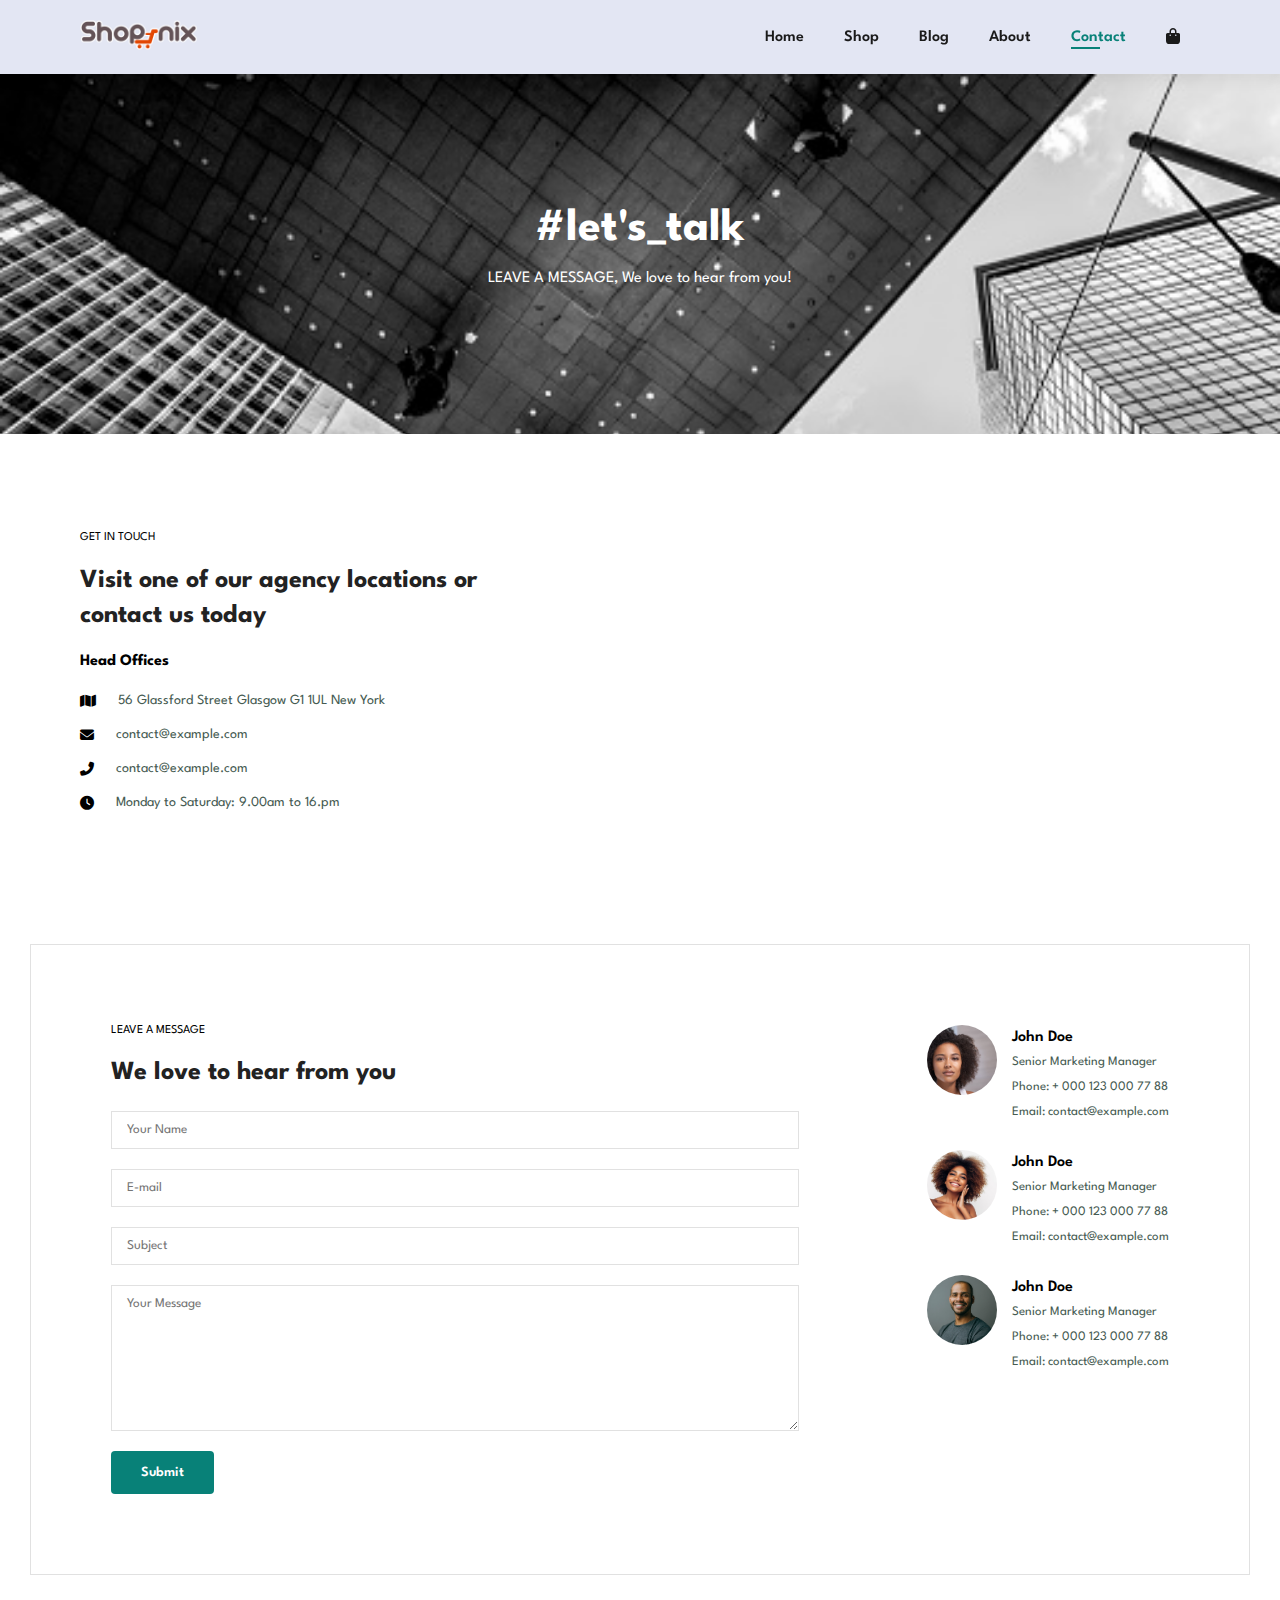
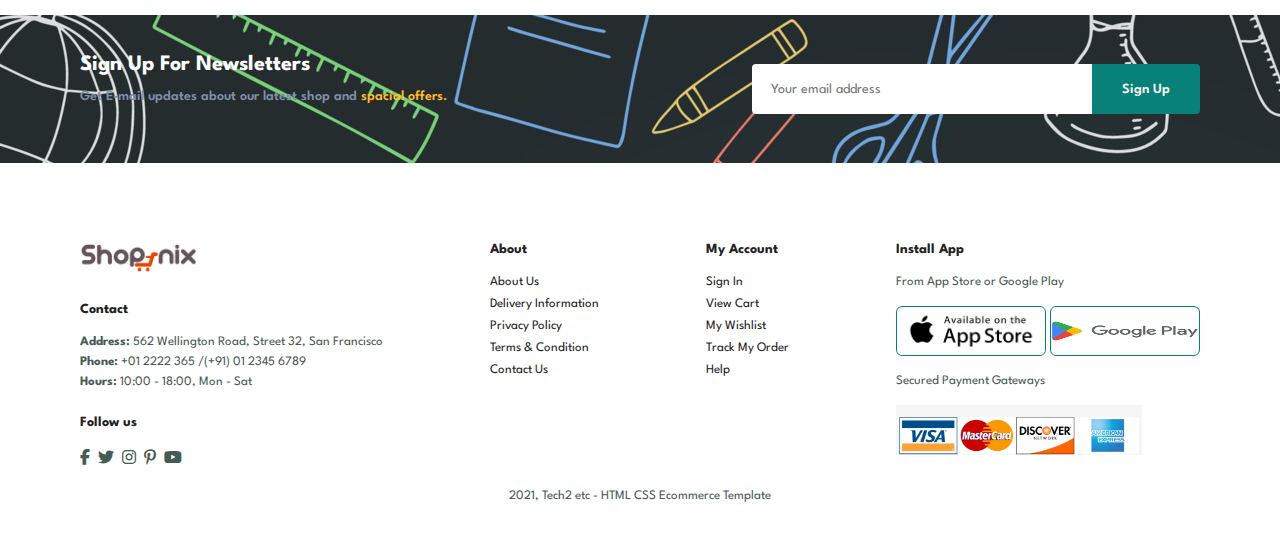
<file: contact.html>
<!DOCTYPE html>
<html lang="en">
<head>
    <meta charset="UTF-8">
    <meta http-equiv="X-UA-Compatible" content="IE=edge">
    <meta name="viewport" content="width=device-width, initial-scale=1.0">
    <title>Online shopping website</title>
    <link rel="stylesheet" href="index.css">
    <link rel="stylesheet" href="https://cdnjs.cloudflare.com/ajax/libs/font-awesome/6.3.0/css/all.min.css">
</head>
<body>
    
    <section id="header">
        <a href="#"><img src="./images/loogo.png" class="logo" alt=""></a>

        <div>
            <ul id="navbar">
                <li><a href="index.html">Home</a></li>
                <li><a href="shop.html">Shop</a></li>
                <li><a href="blog.html">Blog</a></li>
                <li><a href="about.html">About</a></li>
                <li><a class="active" href="contact.html">Contact</a></li>
                <li id="lg-bag"><a href="cart.html"><i class="fas fa-shopping-bag"></i></a></li>
                <a href="#" id="close"><i class="fa fa-times"></i></a>
            </ul>
        </div>
        <div id="mobile">
            <a href="cart.html"><i class="fas fa-shopping-bag"></i></a>
            <i id="bar" class="fas fa-outdent"></i>
        </div>
    </section>

    <section id="page-header" class="about-header">
        <h2>#let's_talk</h2>
        <p>LEAVE A MESSAGE, We love to hear from you! </p>
    </section>

    <section id="contact-details"
    class="section-p1">
        <div class="details">
            <span>GET IN TOUCH</span>
            <h2>Visit one of our agency locations or contact us today</h2>
            <h3>Head Offices</h3>
            <div>
                <li>
                    <i class="fas fa-map"></i>
                    <p>56 Glassford Street Glasgow G1 1UL New York</p>
                </li>
                <li>
                    <i class="fas fa-envelope"></i>
                    <p>contact@example.com</p>
                </li>
                <li>
                    <i class="fas fa-phone-alt"></i>
                    <p>contact@example.com</p>
                </li>
                <li>
                    <i class="fas fa-clock"></i>
                    <p>Monday to Saturday: 9.00am to 16.pm</p>
                </li>
            </div>
        </div>

        <div class="map">
            <iframe src="https://www.google.com/maps/embed?pb=!1m14!1m12!1m3!1d39517.36352384921!2d-1.2413659!3d51.75433665!2m3!1f0!2f0!3f0!3m2!1i1024!2i768!4f13.1!5e0!3m2!1sen!2sng!4v1682903196040!5m2!1sen!2sng" width="600" height="450" style="border:0;" allowfullscreen="" loading="lazy" referrerpolicy="no-referrer-when-downgrade"></iframe>
        </div>
    </section>

    <section id="form-details">
        <form action="">
            <span>LEAVE A MESSAGE</span>
            <h2>We love to hear from you</h2>
            <input type="text" placeholder="Your Name">
            <input type="text" placeholder="E-mail">
            <input type="text" placeholder="Subject">
            <textarea name="" id="" cols="30" rows="10" placeholder="Your Message"></textarea>
            <button class="normal">Submit</button>
        </form>

        <div class="people">
            <div>
                <img src="./images/p1.jpg" alt="">
                <p><span>John Doe</span> Senior Marketing Manager <br> Phone: + 000 123 000 77 88 <br> Email: contact@example.com</p>  
            </div>
            <div>
                <img src="./images/p2.jpg" alt="">
                <p><span>John Doe</span> Senior Marketing Manager <br> Phone: + 000 123 000 77 88 <br> Email: contact@example.com</p>  
            </div>
            <div>
                <img src="./images/p3.jpg" alt="">
                <p><span>John Doe</span> Senior Marketing Manager <br> Phone: + 000 123 000 77 88 <br> Email: contact@example.com</p>  
            </div>
        </div>
    </section>

    <section id="newsletter" class="section-p1 section-m1">
        <div class="newstext">
         <h4>Sign Up For Newsletters</h4>
         <p>Get E-mail updates about our latest shop and <span>spacial offers.</span></p>
        </div> 
        <div class="form">
         <input type="text" placeholder="Your email address">
         <button class="normal">Sign Up</button>
        </div>
     </section>

    <footer class="section-p1">
        <div class="col">
            <img src="./images/loogo.png" class="logoo" alt="">
            <h4>Contact</h4>
            <p><strong>Address:</strong> 562 Wellington Road, Street 32, San Francisco</p>
            <p><strong>Phone:</strong> +01 2222 365 /(+91) 01 2345 6789</p>
            <p><strong>Hours:</strong> 10:00 - 18:00, Mon - Sat</p>
            <div class="follow">
                <h4>Follow us</h4>
                <div class="icon">
                    <i class="fab fa-facebook-f"></i>
                    <i class="fab fa-twitter"></i>
                    <i class="fab fa-instagram"></i>
                    <i class="fab fa-pinterest-p"></i>
                    <i class="fab fa-youtube"></i>
                </div>
            </div>
        </div>

        <div class="col">
            <h4>About</h4>
            <a href="#">About Us</a>
            <a href="#">Delivery Information</a>
            <a href="#">Privacy Policy</a>
            <a href="#">Terms & Condition</a>
            <a href="#">Contact Us</a>
        </div>

        <div class="col">
            <h4>My Account</h4>
            <a href="#">Sign In</a>
            <a href="#">View Cart</a>
            <a href="#">My Wishlist</a>
            <a href="#">Track My Order</a>
            <a href="#">Help</a>
        </div>

        <div class="col install">
            <h4>Install App</h4>
            <p>From App Store or Google Play</p>
            <div class="row">
                <img class="imgg" src="./images/appstore.png" alt="">
                <img class="imgg" src="./images/google.png" alt="">
            </div>
            <p>Secured Payment Gateways</p>
            <img class="pay" src="./images/payment.jpeg" alt="">
        </div>

        <div class="copyright">
            <p>2021, Tech2 etc - HTML CSS Ecommerce Template</p>
        </div>
    </footer>

    <script src="index.js"></script>
</body>
</html>
</file>
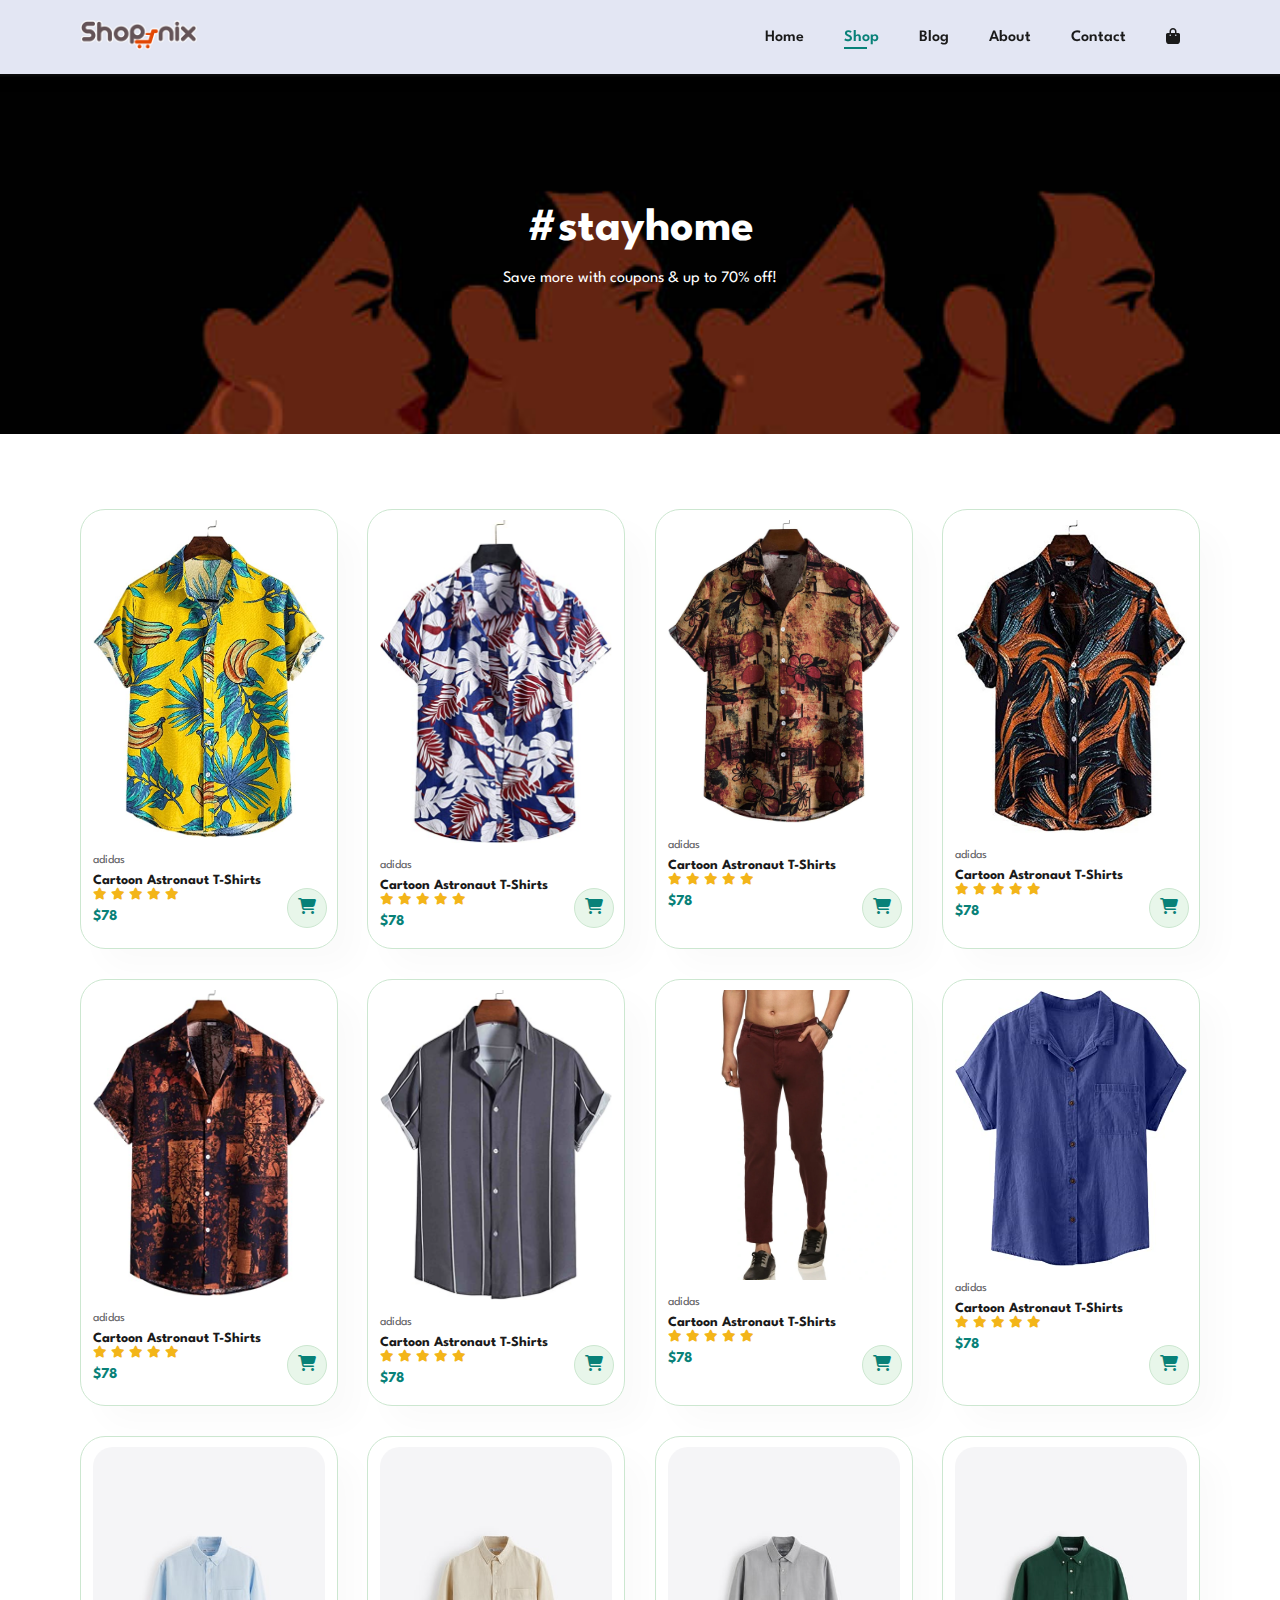
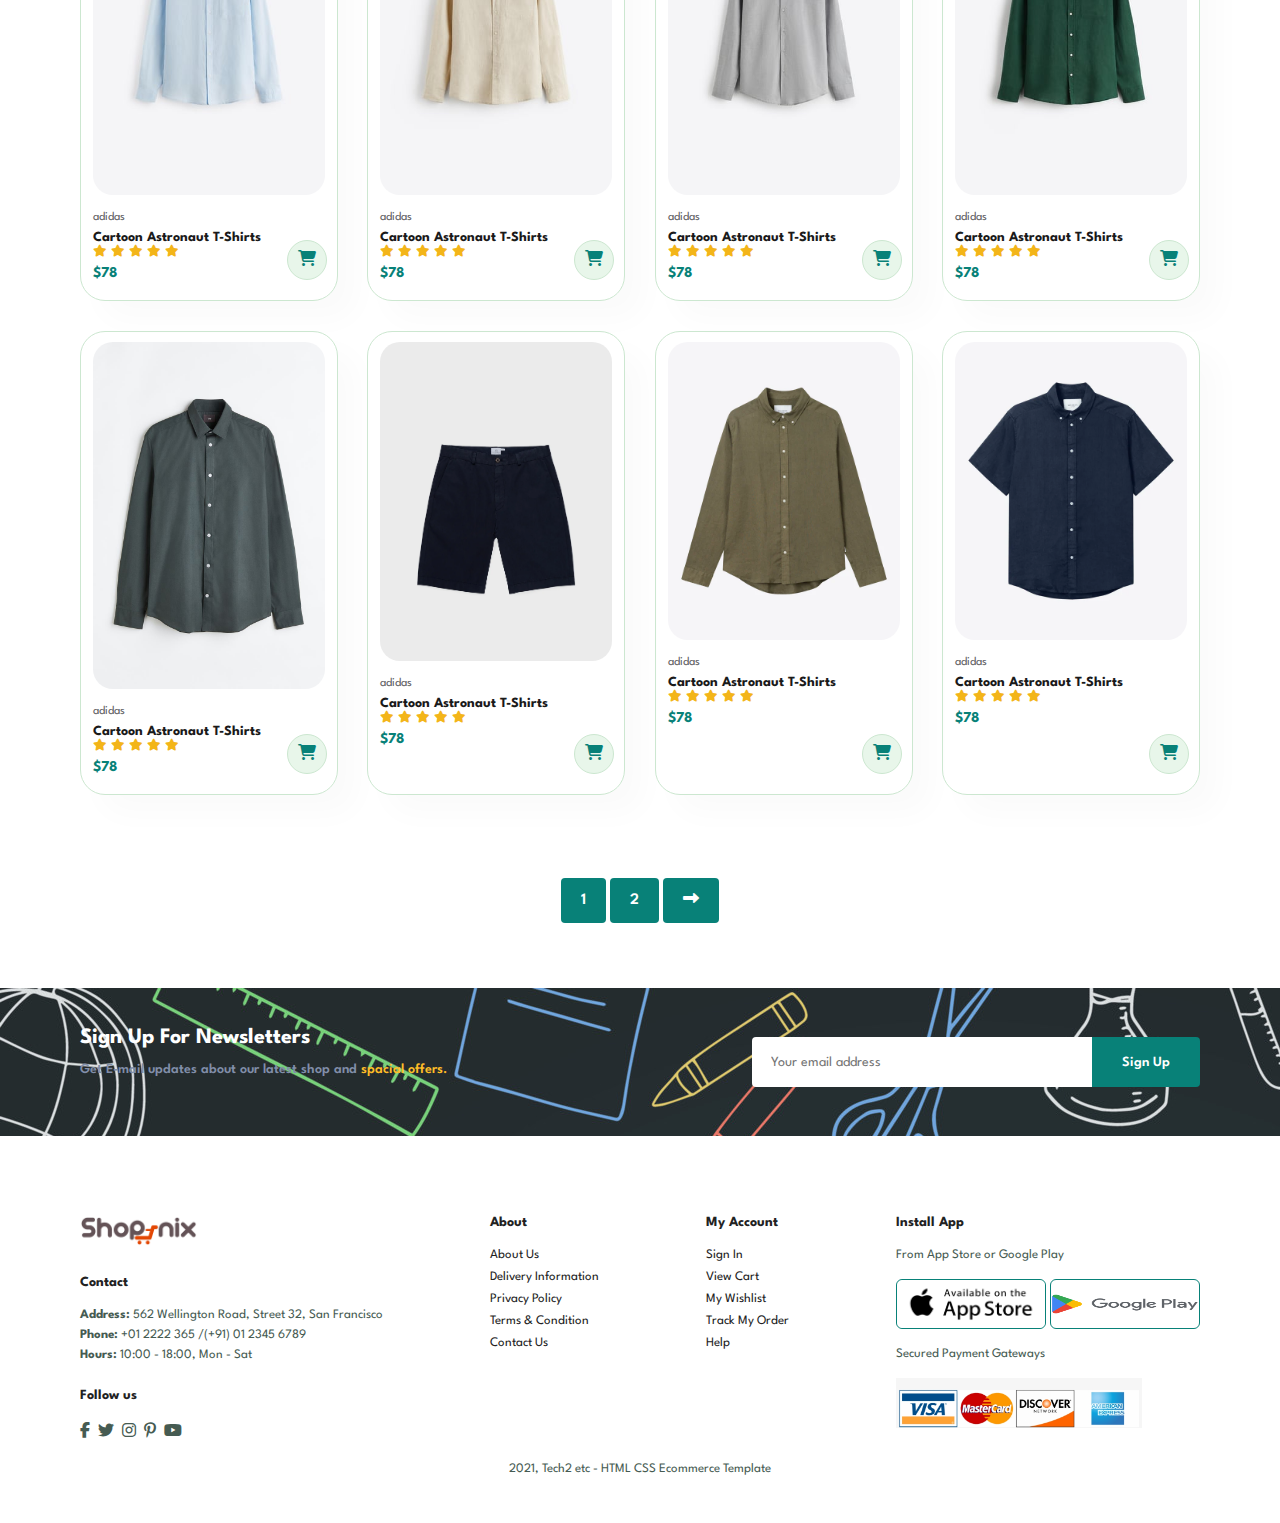
<file: shop.html>
<!DOCTYPE html>
<html lang="en">
<head>
    <meta charset="UTF-8">
    <meta http-equiv="X-UA-Compatible" content="IE=edge">
    <meta name="viewport" content="width=device-width, initial-scale=1.0">
    <title>Online shopping website</title>
    <link rel="stylesheet" href="index.css">
    <link rel="stylesheet" href="https://cdnjs.cloudflare.com/ajax/libs/font-awesome/6.3.0/css/all.min.css">
</head>
<body>
    
    <section id="header">
        <a href="#"><img src="./images/loogo.png" class="logo" alt=""></a>

        <div>
            <ul id="navbar">
                <li><a href="index.html">Home</a></li>
                <li><a class="active" href="shop.html">Shop</a></li>
                <li><a href="blog.html">Blog</a></li>
                <li><a href="about.html">About</a></li>
                <li><a href="contact.html">Contact</a></li>
                <li id="lg-bag"><a href="cart.html"><i class="fas fa-shopping-bag"></i></a></li>
                <a href="#" id="close"><i class="fa fa-times"></i></a>
            </ul>
        </div>
        <div id="mobile">
            <a href="cart.html"><i class="fas fa-shopping-bag"></i></a>
            <i id="bar" class="fas fa-outdent"></i>
        </div>
    </section>

    <section id="page-header">
        <h2>#stayhome</h2>
        <p>Save more with coupons & up to 70% off! </p>
    </section>

    <section id="product1" class="section-p1">
    
        <div class="pro-container">
            <div class="pro" onclick="window.location.href='sproduct.html';">
                <img src="./images/shirt1.jpg" alt="">
                <div class="des">
                    <span>adidas</span>
                    <h5>Cartoon Astronaut T-Shirts</h5>
                    <div class="star">
                        <i class="fas fa-star"></i>
                        <i class="fas fa-star"></i>
                        <i class="fas fa-star"></i>
                        <i class="fas fa-star"></i>
                        <i class="fas fa-star"></i>
                    </div>
                    <h4>$78</h4>
                </div>
                <a class="cart" href="#"><i class="fa fa-shopping-cart"></i></a>
            </div>
            <div class="pro">
                <img src="./images/shirt2.jpg" alt="">
                <div class="des">
                    <span>adidas</span>
                    <h5>Cartoon Astronaut T-Shirts</h5>
                    <div class="star">
                        <i class="fas fa-star"></i>
                        <i class="fas fa-star"></i>
                        <i class="fas fa-star"></i>
                        <i class="fas fa-star"></i>
                        <i class="fas fa-star"></i>
                    </div>
                    <h4>$78</h4>
                </div>
                <a class="cart" href="#"><i class="fa fa-shopping-cart"></i></a>
            </div>
            <div class="pro">
                <img src="./images/shirt3.jpg" alt="">
                <div class="des">
                    <span>adidas</span>
                    <h5>Cartoon Astronaut T-Shirts</h5>
                    <div class="star">
                        <i class="fas fa-star"></i>
                        <i class="fas fa-star"></i>
                        <i class="fas fa-star"></i>
                        <i class="fas fa-star"></i>
                        <i class="fas fa-star"></i>
                    </div>
                    <h4>$78</h4>
                </div>
                <a class="cart" href="#"><i class="fa fa-shopping-cart"></i></a>
            </div>
            <div class="pro">
                <img src="./images/shirt4.jpg" alt="">
                <div class="des">
                    <span>adidas</span>
                    <h5>Cartoon Astronaut T-Shirts</h5>
                    <div class="star">
                        <i class="fas fa-star"></i>
                        <i class="fas fa-star"></i>
                        <i class="fas fa-star"></i>
                        <i class="fas fa-star"></i>
                        <i class="fas fa-star"></i>
                    </div>
                    <h4>$78</h4>
                </div>
                <a class="cart" href="#"><i class="fa fa-shopping-cart"></i></a>
            </div>
            <div class="pro">
                <img src="./images/shirt5.jpg" alt="">
                <div class="des">
                    <span>adidas</span>
                    <h5>Cartoon Astronaut T-Shirts</h5>
                    <div class="star">
                        <i class="fas fa-star"></i>
                        <i class="fas fa-star"></i>
                        <i class="fas fa-star"></i>
                        <i class="fas fa-star"></i>
                        <i class="fas fa-star"></i>
                    </div>
                    <h4>$78</h4>
                </div>
                <a class="cart" href="#"><i class="fa fa-shopping-cart"></i></a>
            </div>
            <div class="pro">
                <img src="./images/shirt6.jpg" alt="">
                <div class="des">
                    <span>adidas</span>
                    <h5>Cartoon Astronaut T-Shirts</h5>
                    <div class="star">
                        <i class="fas fa-star"></i>
                        <i class="fas fa-star"></i>
                        <i class="fas fa-star"></i>
                        <i class="fas fa-star"></i>
                        <i class="fas fa-star"></i>
                    </div>
                    <h4>$78</h4>
                </div>
                <a class="cart" href="#"><i class="fa fa-shopping-cart"></i></a>
            </div>
            <div class="pro">
                <img src="./images/trouserr.webp" alt="">
                <div class="des">
                    <span>adidas</span>
                    <h5>Cartoon Astronaut T-Shirts</h5>
                    <div class="star">
                        <i class="fas fa-star"></i>
                        <i class="fas fa-star"></i>
                        <i class="fas fa-star"></i>
                        <i class="fas fa-star"></i>
                        <i class="fas fa-star"></i>
                    </div>
                    <h4>$78</h4>
                </div>
                <a class="cart" href="#"><i class="fa fa-shopping-cart"></i></a>
            </div>
            <div class="pro">
                <img src="./images/blouse.jpg" alt="">
                <div class="des">
                    <span>adidas</span>
                    <h5>Cartoon Astronaut T-Shirts</h5>
                    <div class="star">
                        <i class="fas fa-star"></i>
                        <i class="fas fa-star"></i>
                        <i class="fas fa-star"></i>
                        <i class="fas fa-star"></i>
                        <i class="fas fa-star"></i>
                    </div>
                    <h4>$78</h4>
                </div>
                <a class="cart" href="#"><i class="fa fa-shopping-cart"></i></a>
            </div>
    
            <div class="pro">
                <img src="./images/new1.jpg" alt="">
                <div class="des">
                    <span>adidas</span>
                    <h5>Cartoon Astronaut T-Shirts</h5>
                    <div class="star">
                        <i class="fas fa-star"></i>
                        <i class="fas fa-star"></i>
                        <i class="fas fa-star"></i>
                        <i class="fas fa-star"></i>
                        <i class="fas fa-star"></i>
                    </div>
                    <h4>$78</h4>
                </div>
                <a class="cart" href="#"><i class="fa fa-shopping-cart"></i></a>
            </div>
            <div class="pro">
                <img src="./images/new2.jpg" alt="">
                <div class="des">
                    <span>adidas</span>
                    <h5>Cartoon Astronaut T-Shirts</h5>
                    <div class="star">
                        <i class="fas fa-star"></i>
                        <i class="fas fa-star"></i>
                        <i class="fas fa-star"></i>
                        <i class="fas fa-star"></i>
                        <i class="fas fa-star"></i>
                    </div>
                    <h4>$78</h4>
                </div>
                <a class="cart" href="#"><i class="fa fa-shopping-cart"></i></a>
            </div>
            <div class="pro">
                <img src="./images/new3.jpg" alt="">
                <div class="des">
                    <span>adidas</span>
                    <h5>Cartoon Astronaut T-Shirts</h5>
                    <div class="star">
                        <i class="fas fa-star"></i>
                        <i class="fas fa-star"></i>
                        <i class="fas fa-star"></i>
                        <i class="fas fa-star"></i>
                        <i class="fas fa-star"></i>
                    </div>
                    <h4>$78</h4>
                </div>
                <a class="cart" href="#"><i class="fa fa-shopping-cart"></i></a>
            </div>
            <div class="pro">
                <img src="./images/new4.jpg" alt="">
                <div class="des">
                    <span>adidas</span>
                    <h5>Cartoon Astronaut T-Shirts</h5>
                    <div class="star">
                        <i class="fas fa-star"></i>
                        <i class="fas fa-star"></i>
                        <i class="fas fa-star"></i>
                        <i class="fas fa-star"></i>
                        <i class="fas fa-star"></i>
                    </div>
                    <h4>$78</h4>
                </div>
                <a class="cart" href="#"><i class="fa fa-shopping-cart"></i></a>
            </div>
            <div class="pro">
                <img src="./images/new5.jpeg" alt="">
                <div class="des">
                    <span>adidas</span>
                    <h5>Cartoon Astronaut T-Shirts</h5>
                    <div class="star">
                        <i class="fas fa-star"></i>
                        <i class="fas fa-star"></i>
                        <i class="fas fa-star"></i>
                        <i class="fas fa-star"></i>
                        <i class="fas fa-star"></i>
                    </div>
                    <h4>$78</h4>
                </div>
                <a class="cart" href="#"><i class="fa fa-shopping-cart"></i></a>
            </div>
            <div class="pro">
                <img src="./images/shoot.webp" alt="">
                <div class="des">
                    <span>adidas</span>
                    <h5>Cartoon Astronaut T-Shirts</h5>
                    <div class="star">
                        <i class="fas fa-star"></i>
                        <i class="fas fa-star"></i>
                        <i class="fas fa-star"></i>
                        <i class="fas fa-star"></i>
                        <i class="fas fa-star"></i>
                    </div>
                    <h4>$78</h4>
                </div>
                <a class="cart" href="#"><i class="fa fa-shopping-cart"></i></a>
            </div>
            <div class="pro">
                <img src="./images/new6.webp" alt="">
                <div class="des">
                    <span>adidas</span>
                    <h5>Cartoon Astronaut T-Shirts</h5>
                    <div class="star">
                        <i class="fas fa-star"></i>
                        <i class="fas fa-star"></i>
                        <i class="fas fa-star"></i>
                        <i class="fas fa-star"></i>
                        <i class="fas fa-star"></i>
                    </div>
                    <h4>$78</h4>
                </div>
                <a class="cart" href="#"><i class="fa fa-shopping-cart"></i></a>
            </div>
            <div class="pro">
                <img src="./images/new7.webp" alt="">
                <div class="des">
                    <span>adidas</span>
                    <h5>Cartoon Astronaut T-Shirts</h5>
                    <div class="star">
                        <i class="fas fa-star"></i>
                        <i class="fas fa-star"></i>
                        <i class="fas fa-star"></i>
                        <i class="fas fa-star"></i>
                        <i class="fas fa-star"></i>
                    </div>
                    <h4>$78</h4>
                </div>
                <a class="cart" href="#"><i class="fa fa-shopping-cart"></i></a>
            </div>
        </div>
    </section>

    <section id="pagination" class="section-p1">
        <a href="#">1</a>
        <a href="#">2</a>
        <a href="#"><i class="fa fa-long-arrow-alt-right"></i></a>
    </section>

    <section id="newsletter" class="section-p1 section-m1">
       <div class="newstext">
        <h4>Sign Up For Newsletters</h4>
        <p>Get E-mail updates about our latest shop and <span>spacial offers.</span></p>
       </div> 
       <div class="form">
        <input type="text" placeholder="Your email address">
        <button class="normal">Sign Up</button>
       </div>
    </section>

    <footer class="section-p1">
        <div class="col">
            <img src="./images/loogo.png" class="logoo" alt="">
            <h4>Contact</h4>
            <p><strong>Address:</strong> 562 Wellington Road, Street 32, San Francisco</p>
            <p><strong>Phone:</strong> +01 2222 365 /(+91) 01 2345 6789</p>
            <p><strong>Hours:</strong> 10:00 - 18:00, Mon - Sat</p>
            <div class="follow">
                <h4>Follow us</h4>
                <div class="icon">
                    <i class="fab fa-facebook-f"></i>
                    <i class="fab fa-twitter"></i>
                    <i class="fab fa-instagram"></i>
                    <i class="fab fa-pinterest-p"></i>
                    <i class="fab fa-youtube"></i>
                </div>
            </div>
        </div>

        <div class="col">
            <h4>About</h4>
            <a href="#">About Us</a>
            <a href="#">Delivery Information</a>
            <a href="#">Privacy Policy</a>
            <a href="#">Terms & Condition</a>
            <a href="#">Contact Us</a>
        </div>

        <div class="col">
            <h4>My Account</h4>
            <a href="#">Sign In</a>
            <a href="#">View Cart</a>
            <a href="#">My Wishlist</a>
            <a href="#">Track My Order</a>
            <a href="#">Help</a>
        </div>

        <div class="col install">
            <h4>Install App</h4>
            <p>From App Store or Google Play</p>
            <div class="row">
                <img class="imgg" src="./images/appstore.png" alt="">
                <img class="imgg" src="./images/google.png" alt="">
            </div>
            <p>Secured Payment Gateways</p>
            <img class="pay" src="./images/payment.jpeg" alt="">
        </div>

        <div class="copyright">
            <p>2021, Tech2 etc - HTML CSS Ecommerce Template</p>
        </div>
    </footer>

    <script src="index.js"></script>
</body>
</html>
</file>
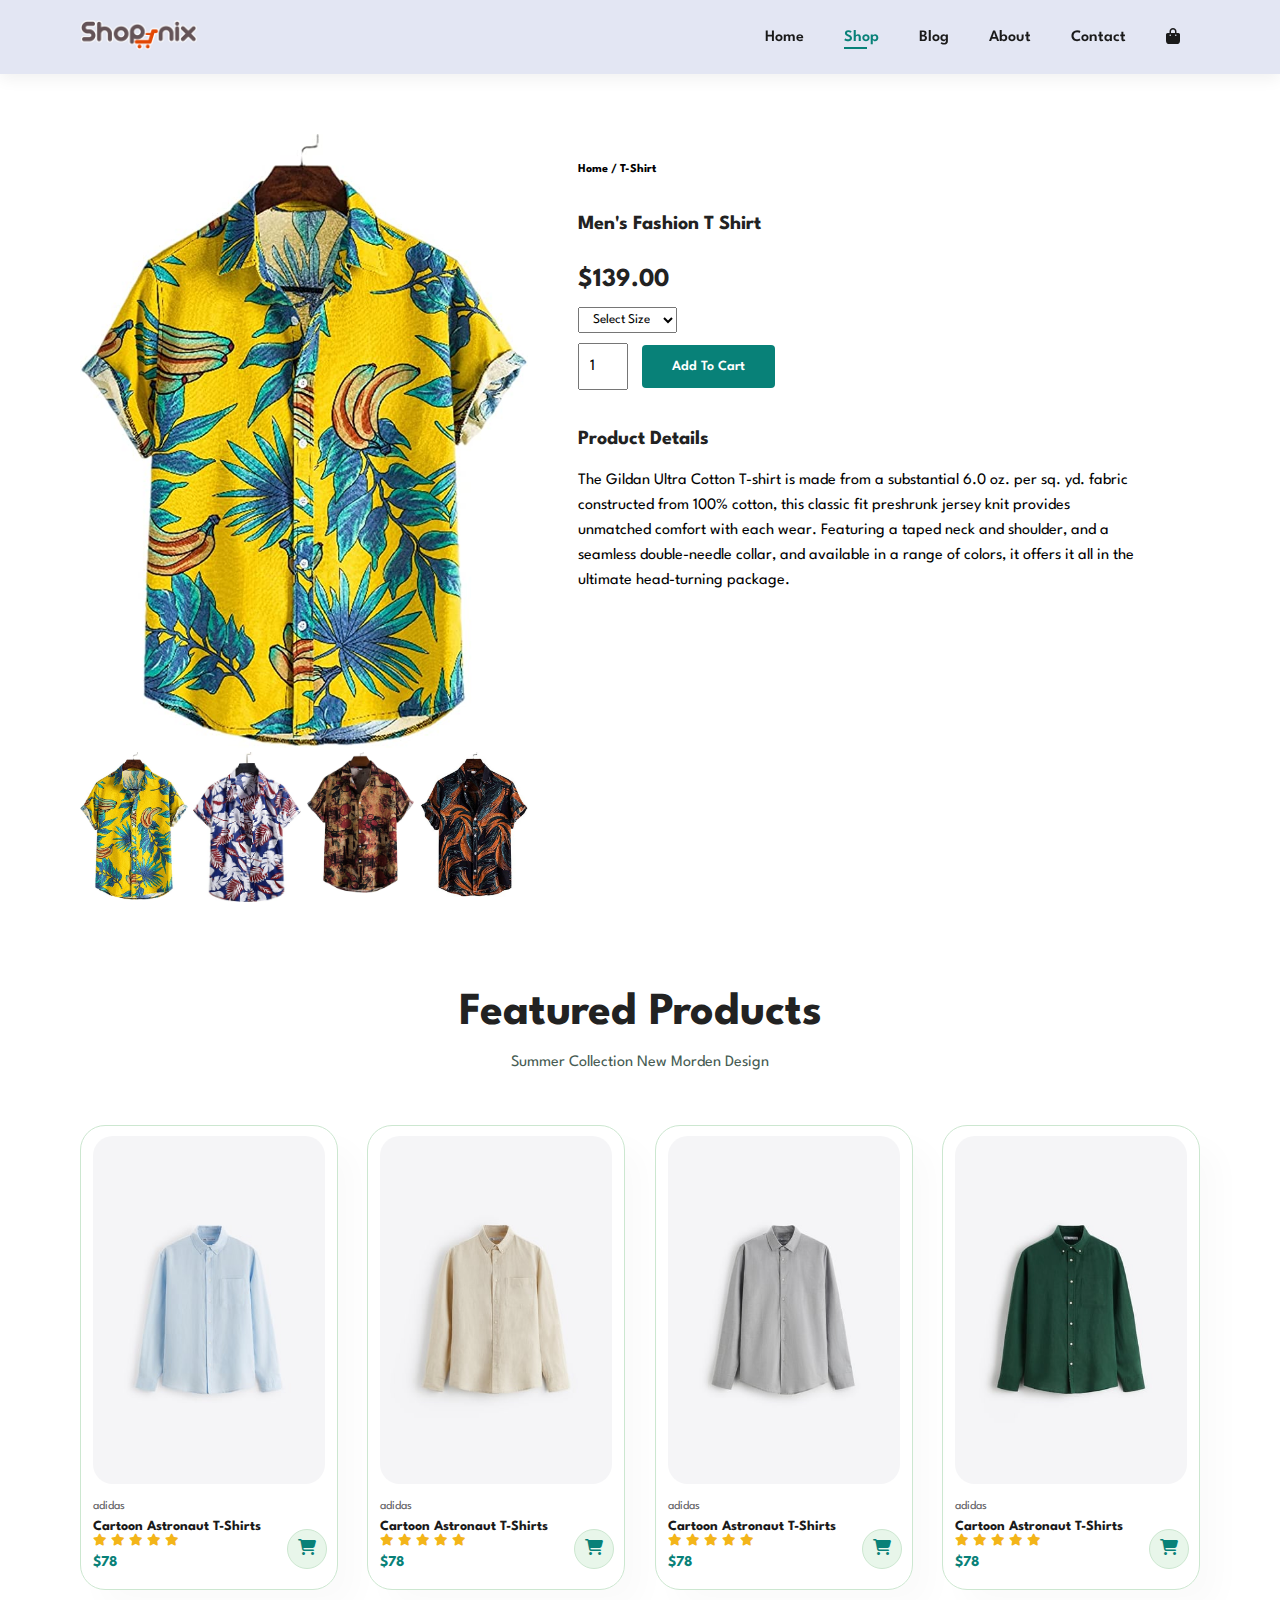
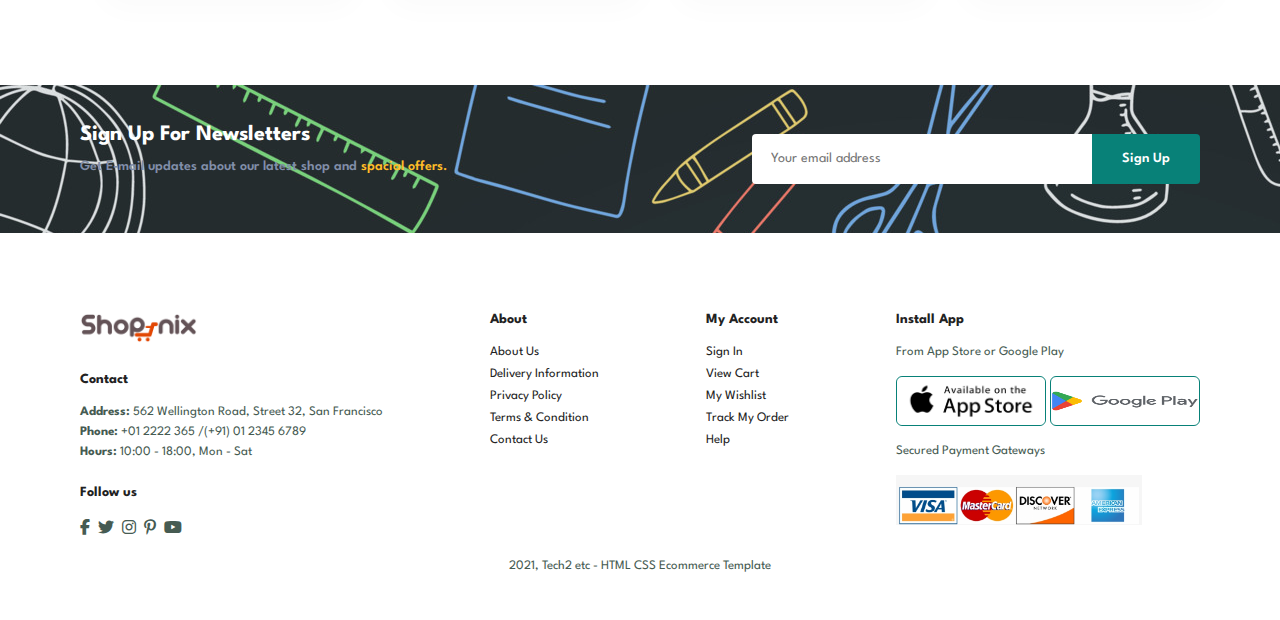
<file: sproduct.html>
<!DOCTYPE html>
<html lang="en">
<head>
    <meta charset="UTF-8">
    <meta http-equiv="X-UA-Compatible" content="IE=edge">
    <meta name="viewport" content="width=device-width, initial-scale=1.0">
    <title>Ecommerce tutorial</title>
    <link rel="stylesheet" href="index.css">
    <link rel="stylesheet" href="https://cdnjs.cloudflare.com/ajax/libs/font-awesome/6.3.0/css/all.min.css">
</head>
<body>
    
    <section id="header">
        <a href="#"><img src="./images/loogo.png" class="logo" alt=""></a>

        <div>
            <ul id="navbar">
                <li><a href="index.html">Home</a></li>
                <li><a class="active" href="shop.html">Shop</a></li>
                <li><a href="blog.html">Blog</a></li>
                <li><a href="about.html">About</a></li>
                <li><a href="contact.html">Contact</a></li>
                <li id="lg-bag"><a href="cart.html"><i class="fas fa-shopping-bag"></i></a></li>
                <a href="#" id="close"><i class="fa fa-times"></i></a>
            </ul>
        </div>
        <div id="mobile">
            <a href="cart.html"><i class="fas fa-shopping-bag"></i></a>
            <i id="bar" class="fas fa-outdent"></i>
        </div>
    </section>

    <section id="prodetails" class="section-p1">
        <div class="single-pro-image">
            <img src="./images/shirt1.jpg" width="100%" id="MainImg" alt="">

            <div class="small-img-group">
                <div class="small-img-col">
                    <img src="./images/shirt1.jpg" width="100%" class="small-img" alt="">
                </div>
                <div class="small-img-col">
                    <img src="./images/shirt2.jpg" width="100%" class="small-img" alt="">
                </div>
                <div class="small-img-col">
                    <img src="./images/shirt3.jpg" width="100%" class="small-img" alt="">
                </div>
                <div class="small-img-col">
                    <img src="./images/shirt4.jpg" width="100%" class="small-img" alt="">
                </div>
            </div>
        </div>
        <div class="single-pro-details">
            <h6>Home / T-Shirt</h6>
            <h4>Men's Fashion T Shirt</h4>
            <h2>$139.00</h2>
            <select>
                <option>Select Size</option>
                <option>Xl</option>
                <option>XXL</option>
                <option>Small</option>
                <option>Large</option>
            </select>
            <input type="number" value="1">
            <button class="normal">Add To Cart</button>
            <h4>Product Details</h4>
            <span>The Gildan Ultra Cotton T-shirt is made from a substantial 6.0 oz. per sq. yd. fabric constructed from 100% cotton, this classic fit preshrunk jersey knit provides unmatched comfort with each wear. Featuring a taped neck and shoulder, and a seamless double-needle collar, and available in a range of colors, it offers it all in the ultimate head-turning package.</span>
        </div>
    </section>


    <section id="product1" class="section-p1">
        <h2>Featured Products</h2>
        <p>Summer Collection New Morden Design</p>
        <div class="pro-container">
            <div class="pro">
                <img src="./images/new1.jpg" alt="">
                <div class="des">
                    <span>adidas</span>
                    <h5>Cartoon Astronaut T-Shirts</h5>
                    <div class="star">
                        <i class="fas fa-star"></i>
                        <i class="fas fa-star"></i>
                        <i class="fas fa-star"></i>
                        <i class="fas fa-star"></i>
                        <i class="fas fa-star"></i>
                    </div>
                    <h4>$78</h4>
                </div>
                <a class="cart" href="#"><i class="fa fa-shopping-cart"></i></a>
            </div>
            <div class="pro">
                <img src="./images/new2.jpg" alt="">
                <div class="des">
                    <span>adidas</span>
                    <h5>Cartoon Astronaut T-Shirts</h5>
                    <div class="star">
                        <i class="fas fa-star"></i>
                        <i class="fas fa-star"></i>
                        <i class="fas fa-star"></i>
                        <i class="fas fa-star"></i>
                        <i class="fas fa-star"></i>
                    </div>
                    <h4>$78</h4>
                </div>
                <a class="cart" href="#"><i class="fa fa-shopping-cart"></i></a>
            </div>
            <div class="pro">
                <img src="./images/new3.jpg" alt="">
                <div class="des">
                    <span>adidas</span>
                    <h5>Cartoon Astronaut T-Shirts</h5>
                    <div class="star">
                        <i class="fas fa-star"></i>
                        <i class="fas fa-star"></i>
                        <i class="fas fa-star"></i>
                        <i class="fas fa-star"></i>
                        <i class="fas fa-star"></i>
                    </div>
                    <h4>$78</h4>
                </div>
                <a class="cart" href="#"><i class="fa fa-shopping-cart"></i></a>
            </div>
            <div class="pro">
                <img src="./images/new4.jpg" alt="">
                <div class="des">
                    <span>adidas</span>
                    <h5>Cartoon Astronaut T-Shirts</h5>
                    <div class="star">
                        <i class="fas fa-star"></i>
                        <i class="fas fa-star"></i>
                        <i class="fas fa-star"></i>
                        <i class="fas fa-star"></i>
                        <i class="fas fa-star"></i>
                    </div>
                    <h4>$78</h4>
                </div>
                <a class="cart" href="#"><i class="fa fa-shopping-cart"></i></a>
            </div>
            
            
        </div>
    </section>


    <section id="newsletter" class="section-p1 section-m1">
       <div class="newstext">
        <h4>Sign Up For Newsletters</h4>
        <p>Get E-mail updates about our latest shop and <span>spacial offers.</span></p>
       </div> 
       <div class="form">
        <input type="text" placeholder="Your email address">
        <button class="normal">Sign Up</button>
       </div>
    </section>

    <footer class="section-p1">
        <div class="col">
            <img src="./images/loogo.png" class="logoo" alt="">
            <h4>Contact</h4>
            <p><strong>Address:</strong> 562 Wellington Road, Street 32, San Francisco</p>
            <p><strong>Phone:</strong> +01 2222 365 /(+91) 01 2345 6789</p>
            <p><strong>Hours:</strong> 10:00 - 18:00, Mon - Sat</p>
            <div class="follow">
                <h4>Follow us</h4>
                <div class="icon">
                    <i class="fab fa-facebook-f"></i>
                    <i class="fab fa-twitter"></i>
                    <i class="fab fa-instagram"></i>
                    <i class="fab fa-pinterest-p"></i>
                    <i class="fab fa-youtube"></i>
                </div>
            </div>
        </div>

        <div class="col">
            <h4>About</h4>
            <a href="#">About Us</a>
            <a href="#">Delivery Information</a>
            <a href="#">Privacy Policy</a>
            <a href="#">Terms & Condition</a>
            <a href="#">Contact Us</a>
        </div>

        <div class="col">
            <h4>My Account</h4>
            <a href="#">Sign In</a>
            <a href="#">View Cart</a>
            <a href="#">My Wishlist</a>
            <a href="#">Track My Order</a>
            <a href="#">Help</a>
        </div>

        <div class="col install">
            <h4>Install App</h4>
            <p>From App Store or Google Play</p>
            <div class="row">
                <img class="imgg" src="./images/appstore.png" alt="">
                <img class="imgg" src="./images/google.png" alt="">
            </div>
            <p>Secured Payment Gateways</p>
            <img class="pay" src="./images/payment.jpeg" alt="">
        </div>

        <div class="copyright">
            <p>2021, Tech2 etc - HTML CSS Ecommerce Template</p>
        </div>
    </footer>

    <script>
        var MainImg = document.getElementById("MainImg");
        var smallimg =  document.getElementsByClassName("small-img")

        smallimg[0].onclick = function(){
            MainImg.src = smallimg[0].src;
        }

        smallimg[1].onclick = function(){
            MainImg.src = smallimg[1].src;
        }

        smallimg[2].onclick = function(){
            MainImg.src = smallimg[2].src;
        }

        smallimg[3].onclick = function(){
            MainImg.src = smallimg[3].src;
        }
    </script>

    <script src="index.js"></script>
</body>
</html>
</file>
<file: index.css>
@import url('https://fonts.googleapis.com/css2?family=Spartan:ital,wght@0,100;0,300;0,400;0,500;0,700;0,900;1,100;1,300;1,400;1,500;1,700;1,900&display=swap');

*
{
    margin: 0;
    padding: 0;
    box-sizing: border-box;
    font-family: 'Spartan', sans-serif;
}

h1 
{
    font-size: 50px;
    line-height: 64px;
    color: #222;
}

h2
{
    font-size: 46px;
    line-height: 54px;
    color: #222 ;
}

h4
{
    font-size: 20px;
    color: #222;
}

h6
{
    font-weight: 700;
    font-size: 12px;
}

p
{
    font-size: 16px;
    color: #465b52;
    margin: 15px 0 20px 0;
}

.section-p1
{
    padding: 40px 80px;
}

.section-m1 
{
    margin: 40px 0;
}

button.normal 
{
    font-size: 14px;
    font-weight: 600;
    padding: 15px 30px;
    color: #000;
    background-color: #fff;
    border-radius: 4px;
    cursor: pointer;
    border: none;
    outline: none;
    transition: 0.2s;
}

button.white 
{
    font-size: 13px;
    font-weight: 600;
    padding: 11px 18px;
    color: #fff;
    background-color: transparent;
    cursor: pointer;
    border: 1px solid #fff;
    outline: none;
    transition: 0.2s;
}

body 
{
    width: 100%;
}

.logo
{
    height: 30px;
    
}

#header
{
    display: flex;
    align-items: center;
    justify-content: space-between;
    padding: 20px 80px;
    background-color: #e3e6f3;
    box-shadow: 0 5px 15px rgba(0, 0, 0, 0.06);
    z-index: 999;
    position: sticky;
    top: 0;
    left: 0;
}

#navbar
{
     display: flex;
     align-items: center;
     justify-content: center;
}

#navbar li 
{
    list-style: none;
    padding: 0 20px;
    position: relative;
}

#navbar li a
{
    text-decoration: none;
    font-size: 16px;
    font-weight: 600;
    color: #1a1a1a;
    transition: 0.3s ease;
}

#navbar li a:hover,
#navbar li a.active 
{
    color: #088178;
}

#navbar li a.active::after,
#navbar li a:hover::after
{
    content: "";
    width: 30%;
    height: 2px;
    background: #088178;
    position: absolute;
    bottom: -4px;
    left: 20px;
}

#mobile 
{
    display: none;
}

#close
{
    display: none;
}

#hero
{
    background-image: url(./images/hero.webp);
    height: 90vh;
    width: 100%;
    background-size: cover;
    background-position: top 0 left 0;
    padding: 0 80px;
    display: flex;
    flex-direction: column;
    align-items: flex-start;
    justify-content: center;
}

#hero h4
{
    padding-bottom: 15px ;
}

#hero h1
{
    color: #088178;
}

#hero button 
{
    background-image: url(./images/brown.webp);
    background-color: transparent;
    color: #088178;
    border: 0;
    padding: 14px 60px 14px 45px;
    background-repeat: no-repeat;
    cursor: pointer;
    font-weight: 700;
    font-size: 15px;
}

#feature
{
    display: flex;
    align-items: center;
    justify-content: space-between;
    flex-wrap: wrap;
}

#feature .fe-box 
{
    width: 150px;
    text-align: center;
    padding: 25px 15px;
    box-shadow: 20px 20px 34px rgba(0, 0, 0, 0.03);
    border: 1px solid #cce7d0;
    border-radius: 4px;
    margin: 15px 15px;
}

#feature .fe-box:hover 
{
    box-shadow: 10px 10px 54px rgba(70, 62, 221, 0.1);
}  

#feature .fe-box img 
{
    height: 100px;
    width: 100%;
    margin-bottom: 10px;
}

#feature .fe-box h6 
{
    display: inline-block;
    padding: 9px 8px 6px 8px;
    line-height: 1;
    border-radius: 4px;
    color: #088178;
    background-color: #fddde4;
}

#feature .fe-box:nth-child(2) h6
{
    background-color: #cdebbc;
}

#feature .fe-box:nth-child(3) h6
{
    background-color: #d1e8f2;
}

#feature .fe-box:nth-child(4) h6
{
    background-color: #cdd4f8;
}

#feature .fe-box:nth-child(5) h6
{
    background-color: #f6dbf6;
}

#feature .fe-box:nth-child(6) h6
{
    background-color: #fff2e5;
}

#product1 
{
    text-align: center;
}

#product1 .pro-container
{
    display: flex;
    justify-content: space-between;
    padding-top: 20px;
    flex-wrap: wrap;
}

#product1 .pro 
{
    width: 23%;
    min-width: 250px;
    padding: 10px 12px;
    border: 1px solid #cce7d0;
    border-radius: 25px;
    cursor: pointer;
    box-shadow: 20px 20px 30px rgba(0, 0, 0, 0.02);
    margin: 15px 0;
    transition: 0.2s ease;
    position: relative;
}

#product1 .pro:hover 
{
    box-shadow: 20px 20px 30px rgba(0, 0, 0, 0.06);
}

#product1 .pro img 
{
   width: 100%; 
   height: vh;
   border-radius: 20px;
   
}

#product1 .pro .des 
{
    text-align: start;
    padding: 10px 0;
}

#product1 .pro .des span 
{
    color: #606063;
    font-size: 12px;
}

#product1 .pro .des h5 
{
    padding-top: 7px;
    color: #1a1a1a;
    font-size: 14px;
}

#product1 .pro .des i
{
    font-size: 12px;
    color: rgba(243, 181, 25);
}

#product1 .pro .des h4
{
    padding-top: 7px;
    font-size: 15px;
    font-weight: 700;
    color: #088178;
}

#product1 .pro .cart
{
    width: 40px;
    height: 40px;
    line-height: 40px;
    border-radius: 50px;
    background-color: #e8f6ea;
    font-weight: 500;
    color: #088178;
    border: 1px solid #cce7d0;
    position: absolute;
    bottom: 20px;
    right: 10px;
}

#banner
{
    display: flex;
    flex-direction: column;
    justify-content: center;
    align-items: center;
    text-align: center;
    background-image: url(./images/banerr.webp);
    width: 100%;
    height: 40vh;
    background-size: cover;
    background-position: center;
}

#banner h4 
{
    color: #fff;
    font-size: 16px;
}

#banner h2 
{
    color: #fff;
    font-size: 30px;
    padding: 10px 0;
}

#banner h2 span
{
    color: #ef3636;
}

#banner button:hover 
{
    background: #088178;
    color: #fff;
}

#sm-banner
{
     display: flex;
     justify-content: space-between;
     flex-wrap: wrap;
}

#sm-banner .banner-box 
{
    display: flex;
    flex-direction: column;
    justify-content: center;
    align-items: flex-start;
    background-image: url(./images/free.jpg);
    min-width: 550px;
    height: 50vh;
    background-size: cover;
    background-position: center;
    padding: 30px;
}

#sm-banner h4
{
    color: #fff;
    font-size: 20px;
    font-weight: 300;
}

#sm-banner h2
{
    color: #fff;
    font-size: 28px;
    font-weight: 800;
}

#sm-banner span
{
    color: #fff;
    font-size: 14px;
    font-weight: 500;
    padding-bottom: 15px;
}

#sm-banner .banner-box:hover button
{
    background-color: #088178;
    border: 1px solid #088178;
}

#sm-banner .banner-box2
{
    background-image: url(./images/seas.jpg);
} 

#banner3 
{
    display: flex;
    justify-content: space-between;
    flex-wrap: wrap;
    padding: 0 80px;
}

#banner3 .banner-box
{
    display: flex;
    flex-direction: column;
    justify-content: center;
    align-items: flex-start;
    background-image: url(./images/sale.webp);
    min-width: 30%;
    height: 30vh;
    background-size: cover;
    background-position: center;
    padding: 20px;
    margin-bottom: 20px;
}

#banner3 h2 
{
    color: #fff;
    font-weight: 900;
    font-size: 22px;
}

#banner3 h3 
{
    color: #ec544e;
    font-weight: 800;
    font-size: 15px;
}

#banner3 .banner-box2
{
    background-image: url(./images/footwear.webp);
}

#banner3 .banner-box3
{
    background-image: url(./images/t-shirt.webp);
}

#newsletter
{
    display: flex;
    justify-content: space-between;
    flex-wrap: wrap;
    align-items: center;
    background-image: url(./images/news2.jpg);
    background-repeat: no-repeat;
    background-position: cover;
    /* background-position: 20% 30%;
    background-color: #041e42; */
}

#newsletter h4
{
    font-size: 22px;
    font-weight: 700;
    color: #fff;
}

#newsletter p
{
    font-size: 14px;
    font-weight: 600;
    color: #818ea9;
}

#newsletter p span{
    color: #ffbd27;
}

#newsletter .form
{
    display: flex;
    width: 40%;
}

#newsletter input
{
   height: 3.125rem;
   padding: 0 1.25em; 
   font-size: 14px;
   width: 100%;
   border: 1px solid transparent;
   border-radius: 4px;
   outline: none;
   border-top-right-radius: 0;
   border-bottom-right-radius: 0;
}

#newsletter button
{
    background-color: #088178;
    color: #fff; 
    white-space: nowrap;
    border-top-left-radius: 0;
   border-bottom-left-radius: 0;
}

footer 
{
    display: flex;
    flex-wrap: wrap;
    justify-content: space-between;
}

footer .col
{
    display: flex;
    flex-direction: column;
    align-items: flex-start;
    margin-bottom: 20px;
}

footer .logoo
{
    height: 30px;
    margin-bottom: 30px;
}

footer h4
{
    font-size: 14px;
    padding-bottom: 20px;
}

footer p
{
    font-size: 13px;
    margin: 0 0 8px 0;
}

footer a
{
    font-size: 13px;
    text-decoration: none;
    color: #222;
    margin-bottom: 10px;
}

footer .follow
{
    margin-top: 20px;
}

footer .follow i 
{
    color: #465b52;
    padding-right: 4px;
    cursor: pointer;
}

footer .install .row img
{
    border: 1px solid #088178;
    border-radius: 6px;
    background: #fff;
}

footer .install img
{
    margin: 10px 0 15px 0;
}

footer .follow i:hover,
footer a:hover
{
    color: #088178;
}

footer .copyright
{
    width: 100%;
    text-align: center;
}

.imgg
{
    height: 50px;
    width: 150px;
}

.pay
{
    height: 50px;
}


#page-header
{
   background-image: url(./images/heroos.jpg); 
   width: 100%;
   height: 40vh;
   background-size: cover;
   display: flex;
   justify-content: center;
   text-align: center;
   flex-direction: column;
   padding: 14px;
}

#page-header h2,
#page-header p
{
    color: #fff;
}

#pagination
{
    text-align: center;
}

#pagination a
{
    text-decoration: none;
    background-color: #088178;
    padding: 15px 20px;
    border-radius: 4px;
    color: #fff;
    font-weight: 600;
}

#pagination a i
{
    font-size: 16px;
    font-weight: 600;
}

#prodetails
{
    display: flex;
    margin-top: 20px;
}

#prodetails .single-pro-image
{
    width: 40%;
    margin-right: 50px;
    
}

.small-img-group
{
    display: flex;
    justify-content: space-between;
}

.small-img-col
{
    flex-basis: 24%;
    cursor: pointer;
}

#prodetails .single-pro-details
{
    width: 50%;
    padding-top: 30px;
}

#prodetails .single-pro-details h4 
{
    padding: 40px 0 20px 0;
}

#prodetails .single-pro-details h2
{
    font-size: 26px;
}

#prodetails .single-pro-details select
{
    display: block;
    padding: 5px 10px;
    margin-bottom: 10px;
} 

#prodetails .single-pro-details input
{
    width: 50px;
    height: 47px;
    padding-left: 10px;
    font-size: 16px;
    margin-right: 10px;
}

#prodetails .single-pro-details button
{
    background: #088178;
    color: #fff;
}

#prodetails .single-pro-details input:focus 
{
    outline: none;
}

#prodetails .single-pro-details span
{
    line-height: 25px;
}

#page-header.blog-header
{
    background-image: url(./images/banna.jpg);
}

#blog 
{
    padding: 150px 150px 0 150px;
}

#blog .blog-box 
{
    display: flex;
    align-items: center;
    width: 100%;
    position: relative;
    padding-bottom: 90px;
}

#blog .blog-img 
{
    width: 50%;
    margin-right: 40px;
}

#blog img 
{
    width: 100%;
    height: 300px;
    object-fit: cover;
}

#blog .blog-details 
{
    width: 50%;
}

#blog .blog-details a
{
    text-decoration: none;
    font-size: 11px;
    color: #000;
    font-weight: 700;
    position: relative;
    transition: 0.3s;
}

#blog .blog-details a::after
{
    content: "";
    width: 50px;
    height: 1px;
    background-color: #000;
    position: absolute;
    top: 4px;
    right: -60px;
}

#blog .blog-details a:hover
{
    color: #088178;
}

#blog .blog-details a:hover::after
{
    background-color: #088178;
}

#blog .blog-box h1
{
    position: absolute;
    top: -40px;
    left: 0;
    font-size: 70px;
    font-weight: 700;
    color: #c9cbce;
    z-index: -9;
}

#page-header.about-header{
    background-image: url(./images/aboutphoto.jpg);
}

#about-head{
    display: flex;
    align-items: center;
}

#about-head img{
    width: 50%;
    height: auto;
}

#about-head div{
    padding-left: 40px;
}

#about-app{
    text-align: center;
}

#about-app img{
    width: 70%;
    height: 100%;
    margin-top: 30px;
    border-radius: 20px;
}

#contact-details{
    display: flex;
    align-items: center;
    justify-content: space-between;
}

#contact-details .details{
    width: 40%;
}

#contact-details .details span,
#form-details form span{
    font-size: 12px;
}

#contact-details .details h2,
#form-details form h2{
    font-size: 26px;
    line-height: 35px;
    padding: 20px 0;
}

#contact-details .details h3{
    font-size: 16px;
    padding-bottom: 15px;
}

#contact-details .details li{
    list-style: none;
    display: flex;
    padding: 10px 0;
}

#contact-details .details li i{
    font-size: 14px;
    padding-right: 22px;
}

#contact-details .details li p{
    margin: 0;
    font-size: 14px;
} 

#contact-details .map{
    width: 55%;
    height: 400px;
}

#contact-details .map iframe{
    width: 100%;
    height: 100%;
}

#form-details{
    display: flex;
    justify-content: space-between;
    margin: 30px;
    padding: 80px;
    border: 1px solid #e1e1e1;
}

#form-details form{
    width: 65%;
    display: flex;
    flex-direction: column;
    align-items: flex-start;
}

#form-details form input,
#form-details form textarea{
    width: 100%;
    padding: 12px 15px;
    outline: none;
    margin-bottom: 20px;
    border: 1px solid #e1e1e1;
}

#form-details form button{
    background-color: #088178;
    color: #fff;
} 

.people img{
    height: 70px;
    width: 70px;
    border-radius: 50px;
    object-fit: cover;
    margin-right: 15px;
}

#form-details .people div{
    padding-bottom: 25px ;
    display: flex;
    align-items: flex-start;
}

#form-details .people div p{
    margin: 0;
    font-size: 13px;
    line-height: 25px;
}

#form-details .people div span{
    display: block;
    font-size: 16px;
    font-weight: 600;
    color: #000;
}

#cart {
    overflow-x: auto;
}

#cart table{
    width: 100%;
    border-collapse: collapse;
    table-layout: fixed;
    white-space: nowrap;
}

#cart table img{
    width: 70px;
}

#cart table td:nth-child(1){
    width: 100px;
    text-align: center;
}

#cart table td:nth-child(2){
    width: 150px;
    text-align: center;
}

#cart table td:nth-child(3){
    width: 250px;
    text-align: center;
}

#cart table td:nth-child(4),
#cart table td:nth-child(5),
#cart table td:nth-child(6){
    width: 150px;
    text-align: center;
}

#cart table td:nth-child(5) input{
    width: 70px;
    padding: 10px 5px 10px 15px;
}

#cart table thead{
    border: 1px solid #e2e9e1;
    border-left: none;
    border-right: none;
}

#cart table thead td{
    font-weight: 700;
    text-transform: uppercase;
    font-size: 13px;
    padding: 18px 0;
}

#cart table tbody tr td{
    padding-left: 15px;
}

#cart table tbody td{
    font-size: 13px ;
}

#cart-add{
    display: flex;
    flex-wrap: wrap;
    justify-content: space-between;
}

#coupon{
    width: 50%;
    margin-bottom: 30px;
}

#coupon h3,
#subtotal h3  {
    padding-bottom: 15px;
}

#coupon input{
    padding: 10px 20px;
    outline: none;
    width: 60%;
    margin-right: 10px;
    border: 1px solid #e2e9e1;
}

#coupon button,
#subtotal button{
    background-color: #088178;
    color: #fff;
    padding: 12px 20px;
}

#subtotal{
    width: 50%;
    margin-bottom: 30px;
    border: 1px solid #e2e9e1;
    padding: 30px;
}

#subtotal table{
    border-collapse: collapse;
    width: 100%;
    margin-bottom: 20px;
}

#subtotal table td{
    width: 50%;
    border: 1px solid #e2e9e1;
    padding: 10px;
    font-size: 13px;
}





@media (max-width:799px)
{

    .section-p1
    {
        padding: 40px 40px;
    }
    #navbar
   {
       display: flex;
       flex-direction: column;
       align-items: flex-start;
       justify-content: flex-start;
       position: fixed;
       top:0;
       right: -300px;
       height: 100vh;
       width: 300px;
       background-color: #E3E6F3;
       box-shadow: 0 40px 60px rgba(0, 0, 0, 0.1);
       padding: 80px 0 0 10px;
       transition: 0.3s;
   }

    #navbar.active
    {
        right: 0px;
    }


   #navbar li
   {
       margin-bottom: 25px;
   }

   #mobile
   {
      display: inline;
   }

   #mobile i
   {
      color: #1a1a1a;
      font-size: 24px;
      padding-left: 10px;
   }

   #close
   {
      display: inline;
      position: absolute;
      top: 30px;
      left: 30px;
      color: #222;
      font-size: 24px;

   }

   #lg-bag
   {
    display: none;
   }

   #hero
   {
    height: 70vh;
    padding: 0 80px;
    background-position: top;
   }

   #feature 
   {
    justify-content: center; 
   }

   #feature .fe-box
   {
     margin: 15px 15px;
   }

   #product1 .pro-container
   {
    justify-content: center;
   }

   #product1 .pro 
   {
     margin: 15px;
   }

   #banner 
   {
    height: 20vh;
   }

   #sm-banner .banner-box
   {
    min-width: 100%;
    height: 40vh;
   }

   #banner3
   {
    padding: 0 40px;
   }

   #banner3 .banner-box
   {
    width: 28%;
   }

   #newsletter .form
   {
     width: 70%;
   }

   #form-details{
      padding: 40px;
   }

   #form-details form{
      width: 50%;
   }



}





@media (max-width: 477px)
{
    .section-p1
    {
        padding: 20px;
    } 

    #header
    {
        padding: 10px 30px;
    }

    h1 
    {
        font-size: 38px;
    }
    
    h2 
    {
        font-size: 32px;
    }

    #hero
    {
        padding: 0 20px;
        background-position: 55%;
    }

    #feature .fe-box
    {
        width: 155px;
    }
   
    #product1 .pro
    {
        width: 100%;
    }

    #banner 
    {
        height: 40vh;
    }

    #sm-banner .banner-box
    {
        height: 40vh;
    }

    #sm-banner .banner-box2
    {
        margin-top: 20px;
    }

    #banner3
    {
        padding: 0 20px;
    }

    #banner3 .banner-box
    {
        width: 100%;
    }

    #newsletter
    {
        padding: 40px 20px;
    }

    #newsletter .form
    {
        width: 100%;
    }

    footer .copyright
    {
        text-align: start;
    }


    #prodetails 
    {
        display: flex;
        flex-direction: column;
    }

    #prodetails .single-pro-image
    {
        width: 100%;
        margin-right: 0px;
    }

    #prodetails .single-pro-details
    {
        width: 100%;
    }

    #blog
    {
        padding: 100px 20px 0 20px;
    }

    #blog .blog-box
    {
        display: flex;
        flex-direction: column;
        align-items: flex-start;
    }

    #blog .blog-img
    {
        width: 100%;
        margin-right: 0px;
        margin-bottom: 30px;
    }

    #blog .blog-details
    {
        width: 100%;
    }

    #about-head{
        flex-direction: column;
    }

    #about-head img{
        width: 100%;
        margin-bottom: 20px;
    }

    #about-head div{
        padding-left: 0px;
    }

    #about-app img{
        width: 100%;
    
    }
    
    #contact-details {
       flex-direction: column; 
    }
 
    #contact-details .details{
        width: 100%;
        margin-bottom: 30px;
    }
   
    #contact-details .map{
        width: 100%;
    }

    #form-details {
        margin: 10px;
        padding: 30px 10px;
        flex-wrap: wrap;
    }

    #form-details form {
        width: 100%;
        margin-bottom: 30px;
    }

    #cart-add{
        flex-direction: column;
    }

    #coupon {
        width: 100%;
    }

    #subtotal{
        width: 100% ;
        padding: 20px;
    }
}
</file>
